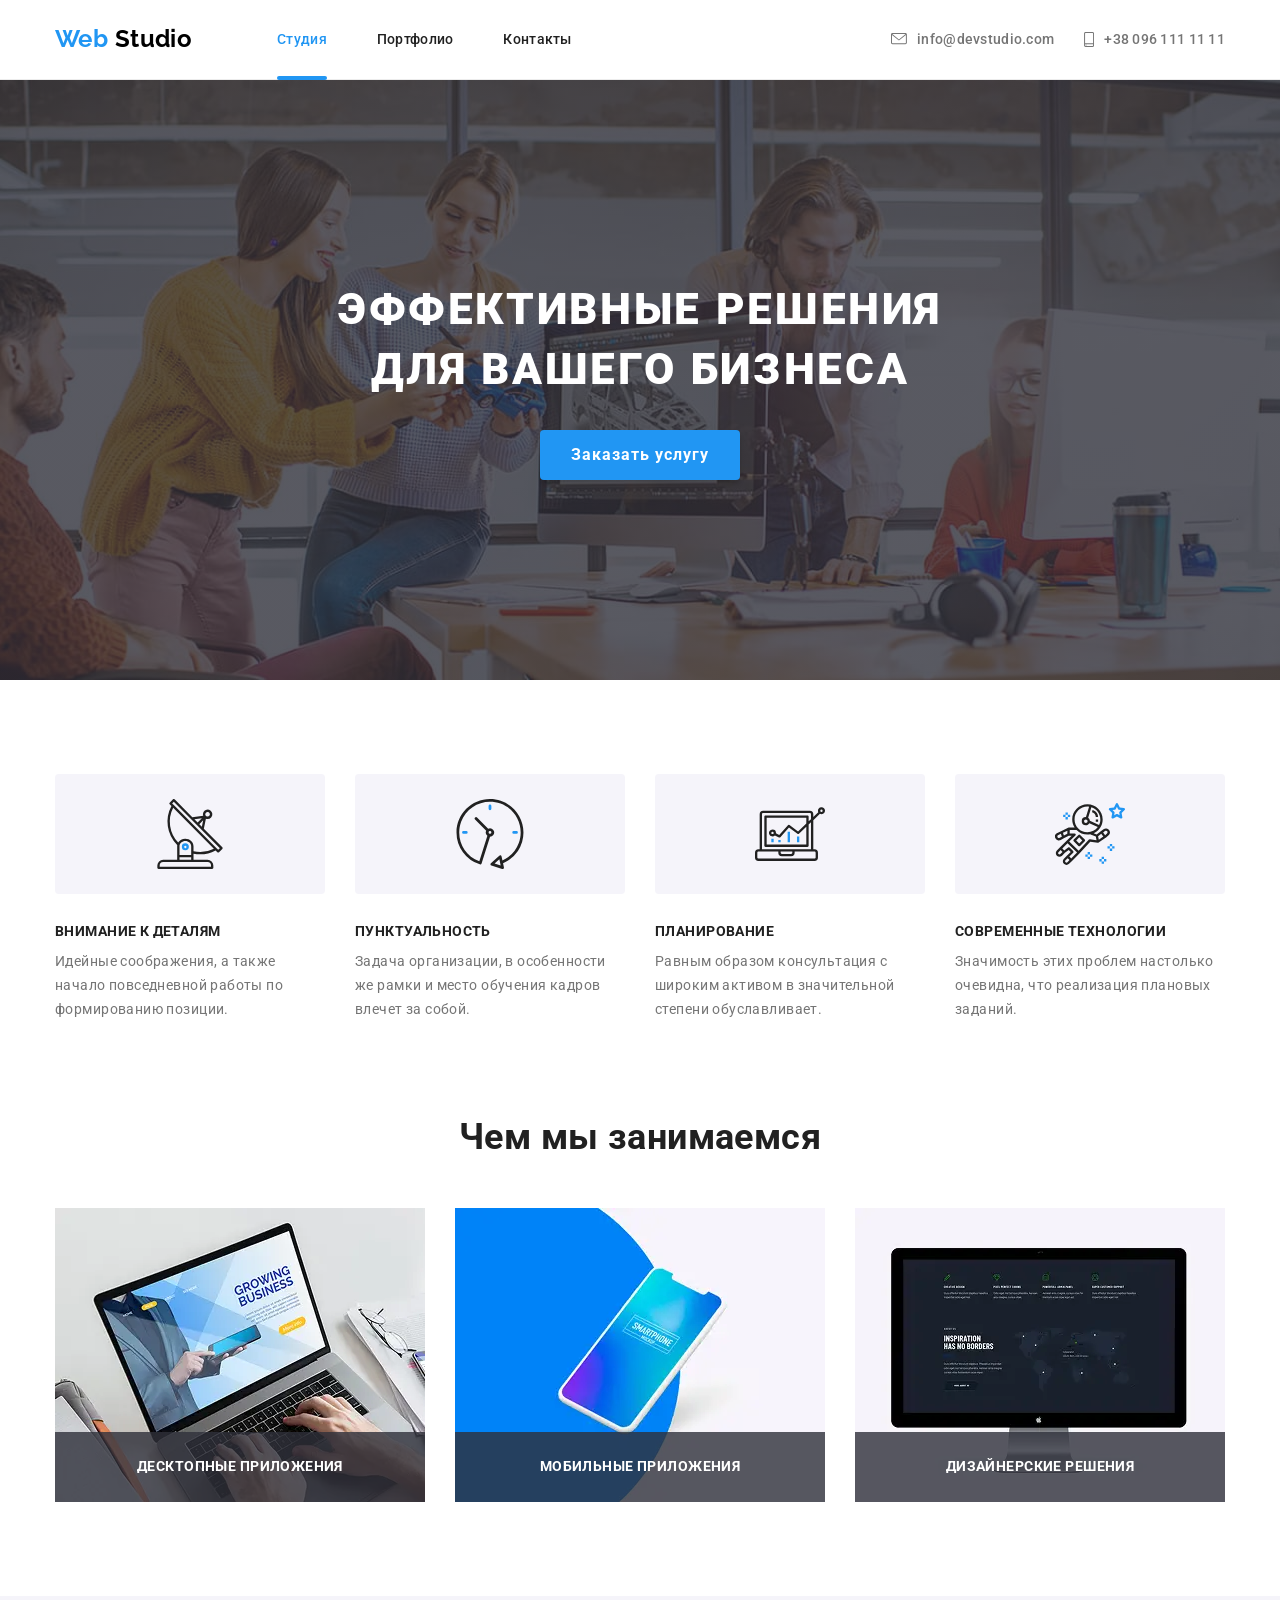
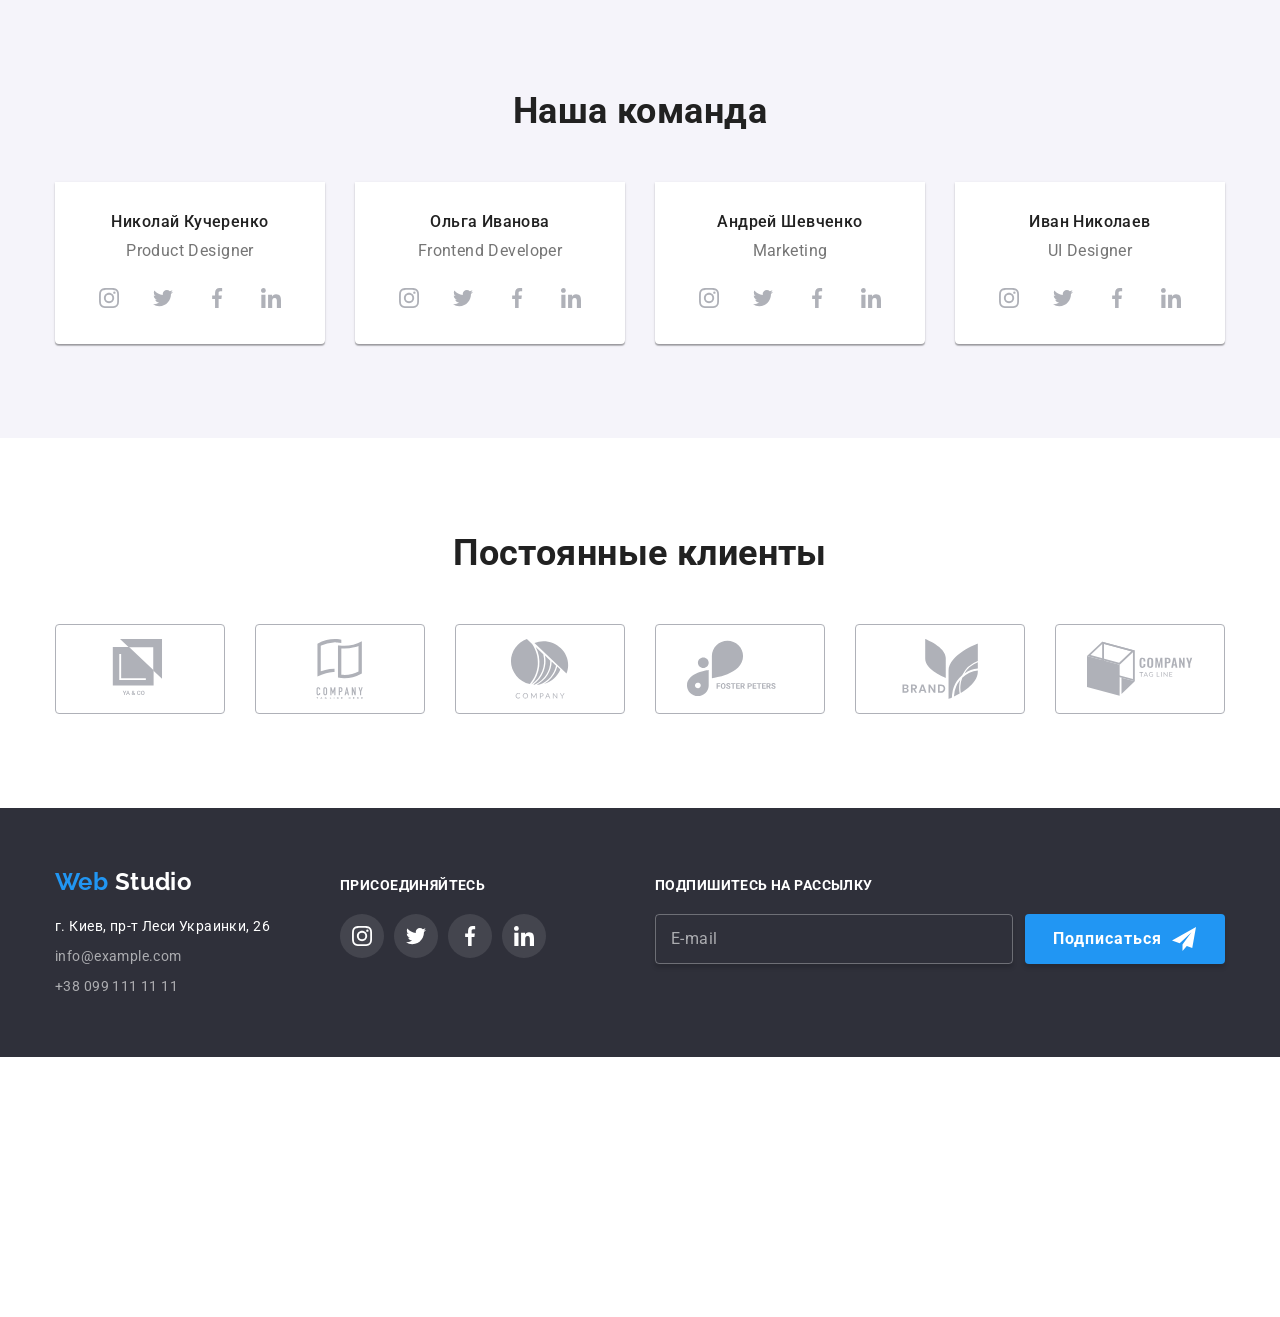
<file: index.html>
<!doctype html>
<html lang="ru">
  <head>
    <meta charset="utf-8" />
    <meta
      name="description"
      content="Разработка современных адаптивных сайтов для бизнеса. Чистый код, удобный интерфейс и эффективные решения для любых устройств."
    />
    <meta name="author" content="Anatoliy Nosenko" />
    <meta name="viewport" content="width=device-width, initial-scale=1.0" />
    <title>Студия</title>
    <link rel="icon" href="./images/favicon.svg" type="image/svg+xml" />
    <link rel="stylesheet" href="./css/main.min.css" />
  </head>
  <body>
    <!-- Page header -->
    <header class="page-header">
      <div class="container page-header__container">
        <a class="logo" href="./" lang="en">
          <span class="logo--accent">Web</span> Studio
        </a>

        <button
          class="menu-toggle"
          type="button"
          aria-label="Toggle mobile menu"
          aria-expanded="false"
          aria-controls="mobile-menu"
          data-menu-button
        >
          <svg width="40" height="40" aria-hidden="true">
            <use
              class="menu-toggle__icon-menu"
              href="./images/icons.svg#menu"
            ></use>
            <use
              class="menu-toggle__icon-close"
              href="./images/icons.svg#close"
            ></use>
          </svg>
        </button>

        <div class="mobile-menu" id="mobile-menu" data-menu>
          <nav>
            <ul class="site-nav">
              <li class="site-nav__item">
                <a
                  class="site-nav__link site-nav__link--active"
                  href="./"
                  aria-current="page"
                >
                  Студия
                </a>
              </li>
              <li class="site-nav__item">
                <a class="site-nav__link" href="./portfolio.html">Портфолио</a>
              </li>
              <li class="site-nav__item">
                <a class="site-nav__link" href="#">Контакты</a>
              </li>
            </ul>
          </nav>

          <div class="contacts">
            <a class="contacts__link" href="mailto:info@devstudio.com">
              <svg
                class="contacts__icon"
                width="16"
                height="12"
                aria-hidden="true"
              >
                <use href="./images/icons.svg#envelope"></use>
              </svg>
              info@devstudio.com
            </a>
            <a class="contacts__link" href="tel:+380961111111">
              <svg
                class="contacts__icon"
                width="10"
                height="15"
                aria-hidden="true"
              >
                <use href="./images/icons.svg#smartphone"></use>
              </svg>
              +38 096 111 11 11
            </a>
          </div>
        </div>
      </div>
    </header>

    <!-- Page main -->
    <main>
      <!-- Hero -->
      <section class="hero">
        <h1 class="hero__title">Эффективные решения для вашего бизнеса</h1>
        <button class="button" type="button" data-modal-open>
          Заказать услугу
        </button>
      </section>

      <!-- Features -->
      <section class="section">
        <div class="container">
          <h2 class="visually-hidden">Особенности</h2>

          <ul class="features-list">
            <li class="features-list__item features-list__item--antenna">
              <h3 class="features-list__title">Внимание к деталям</h3>
              <p>
                Идейные соображения, а также начало повседневной работы по
                формированию позиции.
              </p>
            </li>
            <li class="features-list__item features-list__item--clock">
              <h3 class="features-list__title">Пунктуальность</h3>
              <p>
                Задача организации, в особенности же рамки и место обучения
                кадров влечет за собой.
              </p>
            </li>
            <li class="features-list__item features-list__item--diagram">
              <h3 class="features-list__title">Планирование</h3>
              <p>
                Равным образом консультация с широким активом в значительной
                степени обуславливает.
              </p>
            </li>
            <li class="features-list__item features-list__item--astronaut">
              <h3 class="features-list__title">Современные технологии</h3>
              <p>
                Значимость этих проблем настолько очевидна, что реализация
                плановых заданий.
              </p>
            </li>
          </ul>
        </div>
      </section>

      <!-- Gallery -->
      <section class="section section--no-padding-t section--hidden">
        <div class="container">
          <h2 class="section__title">Чем мы занимаемся</h2>

          <ul class="gallery-list">
            <li class="gallery-list__item">
              <picture>
                <source
                  srcset="
                    ./images/gallery/img-1.webp    1x,
                    ./images/gallery/img-1@2x.webp 2x
                  "
                  type="image/webp"
                />

                <img
                  srcset="
                    ./images/gallery/img-1.jpg    1x,
                    ./images/gallery/img-1@2x.jpg 2x
                  "
                  src="./images/gallery/img-1.jpg"
                  alt="Разработчик пишет код на ноутбуке"
                  width="370"
                  height="294"
                  loading="lazy"
                />
              </picture>
              <p class="gallery-list__label">Десктопные приложения</p>
            </li>
            <li class="gallery-list__item">
              <picture>
                <source
                  srcset="
                    ./images/gallery/img-2.webp    1x,
                    ./images/gallery/img-2@2x.webp 2x
                  "
                  type="image/webp"
                />

                <img
                  srcset="
                    ./images/gallery/img-2.jpg    1x,
                    ./images/gallery/img-2@2x.jpg 2x
                  "
                  src="./images/gallery/img-2.jpg"
                  alt="Смартфон на бело-синем фоне"
                  width="370"
                  height="294"
                  loading="lazy"
                />
              </picture>
              <p class="gallery-list__label">Мобильные приложения</p>
            </li>
            <li class="gallery-list__item">
              <picture>
                <source
                  srcset="
                    ./images/gallery/img-3.webp    1x,
                    ./images/gallery/img-3@2x.webp 2x
                  "
                  type="image/webp"
                />

                <img
                  srcset="
                    ./images/gallery/img-3.jpg    1x,
                    ./images/gallery/img-3@2x.jpg 2x
                  "
                  src="./images/gallery/img-3.jpg"
                  alt="Монитор iMac с открытым сайтом"
                  width="370"
                  height="294"
                  loading="lazy"
                />
              </picture>
              <p class="gallery-list__label">Дизайнерские решения</p>
            </li>
          </ul>
        </div>
      </section>

      <!-- Team -->
      <section class="section section--secondary">
        <div class="container">
          <h2 class="section__title">Наша команда</h2>

          <ul class="team-list">
            <li class="team-list__item">
              <picture>
                <source
                  srcset="
                    ./images/team/photo-1/photo-1-desktop.webp    1x,
                    ./images/team/photo-1/photo-1-desktop@2x.webp 2x
                  "
                  media="(min-width: 1200px)"
                  type="image/webp"
                />
                <source
                  srcset="
                    ./images/team/photo-1/photo-1-desktop.jpg    1x,
                    ./images/team/photo-1/photo-1-desktop@2x.jpg 2x
                  "
                  media="(min-width: 1200px)"
                />

                <source
                  srcset="
                    ./images/team/photo-1/photo-1-tablet.webp    1x,
                    ./images/team/photo-1/photo-1-tablet@2x.webp 2x
                  "
                  media="(min-width: 768px)"
                  type="image/webp"
                />
                <source
                  srcset="
                    ./images/team/photo-1/photo-1-tablet.jpg    1x,
                    ./images/team/photo-1/photo-1-tablet@2x.jpg 2x
                  "
                  media="(min-width: 768px)"
                />

                <source
                  srcset="
                    ./images/team/photo-1/photo-1-mobile.webp    1x,
                    ./images/team/photo-1/photo-1-mobile@2x.webp 2x
                  "
                  media="(max-width: 767px)"
                  type="image/webp"
                />
                <source
                  srcset="
                    ./images/team/photo-1/photo-1-mobile.jpg    1x,
                    ./images/team/photo-1/photo-1-mobile@2x.jpg 2x
                  "
                  media="(max-width: 767px)"
                />

                <img
                  src="./images/team/photo-1/photo-1-mobile.jpg"
                  alt="Николай Кучеренко"
                  loading="lazy"
                />
              </picture>

              <div class="team-list__meta">
                <h3 class="team-list__name">Николай Кучеренко</h3>
                <p class="team-list__occupation" lang="en">Product Designer</p>

                <ul class="social-networks">
                  <li class="social-networks__item">
                    <a
                      class="social-networks__link"
                      href="#"
                      target="_blank"
                      rel="noopener noreferrer"
                      aria-label="Instagram"
                    >
                      <svg class="social-networks__icon" aria-hidden="true">
                        <use href="./images/icons.svg#instagram"></use>
                      </svg>
                    </a>
                  </li>
                  <li class="social-networks__item">
                    <a
                      class="social-networks__link"
                      href="#"
                      target="_blank"
                      rel="noopener noreferrer"
                      aria-label="Twitter"
                    >
                      <svg class="social-networks__icon" aria-hidden="true">
                        <use href="./images/icons.svg#twitter"></use>
                      </svg>
                    </a>
                  </li>
                  <li class="social-networks__item">
                    <a
                      class="social-networks__link"
                      href="#"
                      target="_blank"
                      rel="noopener noreferrer"
                      aria-label="Facebook"
                    >
                      <svg class="social-networks__icon" aria-hidden="true">
                        <use href="./images/icons.svg#facebook"></use>
                      </svg>
                    </a>
                  </li>
                  <li class="social-networks__item">
                    <a
                      class="social-networks__link"
                      href="#"
                      target="_blank"
                      rel="noopener noreferrer"
                      aria-label="LinkedIn"
                    >
                      <svg class="social-networks__icon" aria-hidden="true">
                        <use href="./images/icons.svg#linkedin"></use>
                      </svg>
                    </a>
                  </li>
                </ul>
              </div>
            </li>
            <li class="team-list__item">
              <picture>
                <source
                  srcset="
                    ./images/team/photo-2/photo-2-desktop.webp    1x,
                    ./images/team/photo-2/photo-2-desktop@2x.webp 2x
                  "
                  media="(min-width: 1200px)"
                  type="image/webp"
                />
                <source
                  srcset="
                    ./images/team/photo-2/photo-2-desktop.jpg    1x,
                    ./images/team/photo-2/photo-2-desktop@2x.jpg 2x
                  "
                  media="(min-width: 1200px)"
                />

                <source
                  srcset="
                    ./images/team/photo-2/photo-2-tablet.webp    1x,
                    ./images/team/photo-2/photo-2-tablet@2x.webp 2x
                  "
                  media="(min-width: 768px)"
                  type="image/webp"
                />
                <source
                  srcset="
                    ./images/team/photo-2/photo-2-tablet.jpg    1x,
                    ./images/team/photo-2/photo-2-tablet@2x.jpg 2x
                  "
                  media="(min-width: 768px)"
                />

                <source
                  srcset="
                    ./images/team/photo-2/photo-2-mobile.webp    1x,
                    ./images/team/photo-2/photo-2-mobile@2x.webp 2x
                  "
                  media="(max-width: 767px)"
                  type="image/webp"
                />
                <source
                  srcset="
                    ./images/team/photo-2/photo-2-mobile.jpg    1x,
                    ./images/team/photo-2/photo-2-mobile@2x.jpg 2x
                  "
                  media="(max-width: 767px)"
                />

                <img
                  src="./images/team/photo-2/photo-2-mobile.jpg"
                  alt="Ольга Иванова"
                  loading="lazy"
                />
              </picture>

              <div class="team-list__meta">
                <h3 class="team-list__name">Ольга Иванова</h3>
                <p class="team-list__occupation" lang="en">
                  Frontend Developer
                </p>

                <ul class="social-networks">
                  <li class="social-networks__item">
                    <a
                      class="social-networks__link"
                      href="#"
                      target="_blank"
                      rel="noopener noreferrer"
                      aria-label="Instagram"
                    >
                      <svg class="social-networks__icon" aria-hidden="true">
                        <use href="./images/icons.svg#instagram"></use>
                      </svg>
                    </a>
                  </li>
                  <li class="social-networks__item">
                    <a
                      class="social-networks__link"
                      href="#"
                      target="_blank"
                      rel="noopener noreferrer"
                      aria-label="Twitter"
                    >
                      <svg class="social-networks__icon" aria-hidden="true">
                        <use href="./images/icons.svg#twitter"></use>
                      </svg>
                    </a>
                  </li>
                  <li class="social-networks__item">
                    <a
                      class="social-networks__link"
                      href="#"
                      target="_blank"
                      rel="noopener noreferrer"
                      aria-label="Facebook"
                    >
                      <svg class="social-networks__icon" aria-hidden="true">
                        <use href="./images/icons.svg#facebook"></use>
                      </svg>
                    </a>
                  </li>
                  <li class="social-networks__item">
                    <a
                      class="social-networks__link"
                      href="#"
                      target="_blank"
                      rel="noopener noreferrer"
                      aria-label="LinkedIn"
                    >
                      <svg class="social-networks__icon" aria-hidden="true">
                        <use href="./images/icons.svg#linkedin"></use>
                      </svg>
                    </a>
                  </li>
                </ul>
              </div>
            </li>
            <li class="team-list__item">
              <picture>
                <source
                  srcset="
                    ./images/team/photo-3/photo-3-desktop.webp    1x,
                    ./images/team/photo-3/photo-3-desktop@2x.webp 2x
                  "
                  media="(min-width: 1200px)"
                  type="image/webp"
                />
                <source
                  srcset="
                    ./images/team/photo-3/photo-3-desktop.jpg    1x,
                    ./images/team/photo-3/photo-3-desktop@2x.jpg 2x
                  "
                  media="(min-width: 1200px)"
                />

                <source
                  srcset="
                    ./images/team/photo-3/photo-3-tablet.webp    1x,
                    ./images/team/photo-3/photo-3-tablet@2x.webp 2x
                  "
                  media="(min-width: 768px)"
                  type="image/webp"
                />
                <source
                  srcset="
                    ./images/team/photo-3/photo-3-tablet.jpg    1x,
                    ./images/team/photo-3/photo-3-tablet@2x.jpg 2x
                  "
                  media="(min-width: 768px)"
                />

                <source
                  srcset="
                    ./images/team/photo-3/photo-3-mobile.webp    1x,
                    ./images/team/photo-3/photo-3-mobile@2x.webp 2x
                  "
                  media="(max-width: 767px)"
                  type="image/webp"
                />
                <source
                  srcset="
                    ./images/team/photo-3/photo-3-mobile.jpg    1x,
                    ./images/team/photo-3/photo-3-mobile@2x.jpg 2x
                  "
                  media="(max-width: 767px)"
                />

                <img
                  src="./images/team/photo-3/photo-3-mobile.jpg"
                  alt="Андрей Шевченко"
                  loading="lazy"
                />
              </picture>

              <div class="team-list__meta">
                <h3 class="team-list__name">Андрей Шевченко</h3>
                <p class="team-list__occupation" lang="en">Marketing</p>

                <ul class="social-networks">
                  <li class="social-networks__item">
                    <a
                      class="social-networks__link"
                      href="#"
                      target="_blank"
                      rel="noopener noreferrer"
                      aria-label="Instagram"
                    >
                      <svg class="social-networks__icon" aria-hidden="true">
                        <use href="./images/icons.svg#instagram"></use>
                      </svg>
                    </a>
                  </li>
                  <li class="social-networks__item">
                    <a
                      class="social-networks__link"
                      href="#"
                      target="_blank"
                      rel="noopener noreferrer"
                      aria-label="Twitter"
                    >
                      <svg class="social-networks__icon" aria-hidden="true">
                        <use href="./images/icons.svg#twitter"></use>
                      </svg>
                    </a>
                  </li>
                  <li class="social-networks__item">
                    <a
                      class="social-networks__link"
                      href="#"
                      target="_blank"
                      rel="noopener noreferrer"
                      aria-label="Facebook"
                    >
                      <svg class="social-networks__icon" aria-hidden="true">
                        <use href="./images/icons.svg#facebook"></use>
                      </svg>
                    </a>
                  </li>
                  <li class="social-networks__item">
                    <a
                      class="social-networks__link"
                      href="#"
                      target="_blank"
                      rel="noopener noreferrer"
                      aria-label="LinkedIn"
                    >
                      <svg class="social-networks__icon" aria-hidden="true">
                        <use href="./images/icons.svg#linkedin"></use>
                      </svg>
                    </a>
                  </li>
                </ul>
              </div>
            </li>
            <li class="team-list__item">
              <picture>
                <source
                  srcset="
                    ./images/team/photo-4/photo-4-desktop.webp    1x,
                    ./images/team/photo-4/photo-4-desktop@2x.webp 2x
                  "
                  media="(min-width: 1200px)"
                  type="image/webp"
                />
                <source
                  srcset="
                    ./images/team/photo-4/photo-4-desktop.jpg    1x,
                    ./images/team/photo-4/photo-4-desktop@2x.jpg 2x
                  "
                  media="(min-width: 1200px)"
                />

                <source
                  srcset="
                    ./images/team/photo-4/photo-4-tablet.webp    1x,
                    ./images/team/photo-4/photo-4-tablet@2x.webp 2x
                  "
                  media="(min-width: 768px)"
                  type="image/webp"
                />
                <source
                  srcset="
                    ./images/team/photo-4/photo-4-tablet.jpg    1x,
                    ./images/team/photo-4/photo-4-tablet@2x.jpg 2x
                  "
                  media="(min-width: 768px)"
                />

                <source
                  srcset="
                    ./images/team/photo-4/photo-4-mobile.webp    1x,
                    ./images/team/photo-4/photo-4-mobile@2x.webp 2x
                  "
                  media="(max-width: 767px)"
                  type="image/webp"
                />
                <source
                  srcset="
                    ./images/team/photo-4/photo-4-mobile.jpg    1x,
                    ./images/team/photo-4/photo-4-mobile@2x.jpg 2x
                  "
                  media="(max-width: 767px)"
                />

                <img
                  src="./images/team/photo-4/photo-4-mobile.jpg"
                  alt="Иван Николаев"
                  loading="lazy"
                />
              </picture>

              <div class="team-list__meta">
                <h3 class="team-list__name">Иван Николаев</h3>
                <p class="team-list__occupation" lang="en">
                  <abbr title="User Interface">UI</abbr> Designer
                </p>

                <ul class="social-networks">
                  <li class="social-networks__item">
                    <a
                      class="social-networks__link"
                      href="#"
                      target="_blank"
                      rel="noopener noreferrer"
                      aria-label="Instagram"
                    >
                      <svg class="social-networks__icon" aria-hidden="true">
                        <use href="./images/icons.svg#instagram"></use>
                      </svg>
                    </a>
                  </li>
                  <li class="social-networks__item">
                    <a
                      class="social-networks__link"
                      href="#"
                      target="_blank"
                      rel="noopener noreferrer"
                      aria-label="Twitter"
                    >
                      <svg class="social-networks__icon" aria-hidden="true">
                        <use href="./images/icons.svg#twitter"></use>
                      </svg>
                    </a>
                  </li>
                  <li class="social-networks__item">
                    <a
                      class="social-networks__link"
                      href="#"
                      target="_blank"
                      rel="noopener noreferrer"
                      aria-label="Facebook"
                    >
                      <svg class="social-networks__icon" aria-hidden="true">
                        <use href="./images/icons.svg#facebook"></use>
                      </svg>
                    </a>
                  </li>
                  <li class="social-networks__item">
                    <a
                      class="social-networks__link"
                      href="#"
                      target="_blank"
                      rel="noopener noreferrer"
                      aria-label="LinkedIn"
                    >
                      <svg class="social-networks__icon" aria-hidden="true">
                        <use href="./images/icons.svg#linkedin"></use>
                      </svg>
                    </a>
                  </li>
                </ul>
              </div>
            </li>
          </ul>
        </div>
      </section>

      <!-- Clients -->
      <section class="section">
        <div class="container">
          <h2 class="section__title">Постоянные клиенты</h2>

          <ul class="clients-list">
            <li class="clients-list__item">
              <a
                class="clients-list__link"
                href="#"
                target="_blank"
                rel="noopener noreferrer"
                aria-label="Первый клиент"
              >
                <svg class="clients-list__icon" aria-hidden="true">
                  <use href="./images/icons.svg#logo-1"></use>
                </svg>
              </a>
            </li>
            <li class="clients-list__item">
              <a
                class="clients-list__link"
                href="#"
                target="_blank"
                rel="noopener noreferrer"
                aria-label="Второй клиент"
              >
                <svg class="clients-list__icon" aria-hidden="true">
                  <use href="./images/icons.svg#logo-2"></use>
                </svg>
              </a>
            </li>
            <li class="clients-list__item">
              <a
                class="clients-list__link"
                href="#"
                target="_blank"
                rel="noopener noreferrer"
                aria-label="Третий клиент"
              >
                <svg class="clients-list__icon" aria-hidden="true">
                  <use href="./images/icons.svg#logo-3"></use>
                </svg>
              </a>
            </li>
            <li class="clients-list__item">
              <a
                class="clients-list__link"
                href="#"
                target="_blank"
                rel="noopener noreferrer"
                aria-label="Четвертый клиент"
              >
                <svg class="clients-list__icon" aria-hidden="true">
                  <use href="./images/icons.svg#logo-4"></use>
                </svg>
              </a>
            </li>
            <li class="clients-list__item">
              <a
                class="clients-list__link"
                href="#"
                target="_blank"
                rel="noopener noreferrer"
                aria-label="Пятый клиент"
              >
                <svg class="clients-list__icon" aria-hidden="true">
                  <use href="./images/icons.svg#logo-5"></use>
                </svg>
              </a>
            </li>
            <li class="clients-list__item">
              <a
                class="clients-list__link"
                href="#"
                target="_blank"
                rel="noopener noreferrer"
                aria-label="Шестой клиент"
              >
                <svg class="clients-list__icon" aria-hidden="true">
                  <use href="./images/icons.svg#logo-6"></use>
                </svg>
              </a>
            </li>
          </ul>
        </div>
      </section>
    </main>

    <!-- Page footer -->
    <footer class="page-footer">
      <div class="container page-footer__container">
        <div class="page-footer__contacts">
          <a class="logo page-footer__logo" href="./" lang="en">
            <span class="logo--accent">Web</span> Studio
          </a>

          <address class="page-footer__address">
            <a
              class="page-footer__link page-footer__link--map"
              href="https://maps.app.goo.gl/Gkqo7Z41vK2xTPrL8"
              target="_blank"
              rel="noopener noreferrer"
            >
              г. Киев, пр-т Леси Украинки, 26
            </a>
            <a class="page-footer__link" href="mailto:info@example.com">
              info@example.com
            </a>
            <a class="page-footer__link" href="tel:+380991111111">
              +38 099 111 11 11
            </a>
          </address>
        </div>

        <div class="page-footer__socials">
          <b class="page-footer__text">Присоединяйтесь</b>

          <ul class="social-networks">
            <li class="social-networks__item">
              <a
                class="social-networks__link social-networks__link--theme-dark"
                href="#"
                target="_blank"
                rel="noopener noreferrer"
                aria-label="Instagram"
              >
                <svg class="social-networks__icon" aria-hidden="true">
                  <use href="./images/icons.svg#instagram"></use>
                </svg>
              </a>
            </li>
            <li class="social-networks__item">
              <a
                class="social-networks__link social-networks__link--theme-dark"
                href="#"
                target="_blank"
                rel="noopener noreferrer"
                aria-label="Twitter"
              >
                <svg class="social-networks__icon" aria-hidden="true">
                  <use href="./images/icons.svg#twitter"></use>
                </svg>
              </a>
            </li>
            <li class="social-networks__item">
              <a
                class="social-networks__link social-networks__link--theme-dark"
                href="#"
                target="_blank"
                rel="noopener noreferrer"
                aria-label="Facebook"
              >
                <svg class="social-networks__icon" aria-hidden="true">
                  <use href="./images/icons.svg#facebook"></use>
                </svg>
              </a>
            </li>
            <li class="social-networks__item">
              <a
                class="social-networks__link social-networks__link--theme-dark"
                href="#"
                target="_blank"
                rel="noopener noreferrer"
                aria-label="LinkedIn"
              >
                <svg class="social-networks__icon" aria-hidden="true">
                  <use href="./images/icons.svg#linkedin"></use>
                </svg>
              </a>
            </li>
          </ul>
        </div>

        <div class="page-footer__form">
          <b class="page-footer__text">Подпишитесь на рассылку</b>

          <form class="subscribe-form">
            <label class="visually-hidden" for="email">E-mail</label>
            <input
              class="subscribe-form__input"
              type="email"
              name="email"
              id="email"
              placeholder="E-mail"
              autocomplete="email"
              required
            />

            <button class="button button--icon" type="submit">
              Подписаться
              <svg
                class="button__icon"
                width="24"
                height="24"
                aria-hidden="true"
              >
                <use href="./images/icons.svg#send"></use>
              </svg>
            </button>
          </form>
        </div>
      </div>
    </footer>

    <!-- Modal -->
    <div class="backdrop backdrop--hidden" data-modal>
      <div class="modal">
        <button
          class="modal__cross-btn"
          type="button"
          aria-label="Закрыть модальное окно"
          data-modal-close
        >
          <svg
            class="modal__cross-icon"
            width="18"
            height="18"
            aria-hidden="true"
          >
            <use href="./images/icons.svg#cross"></use>
          </svg>
        </button>

        <form class="application-form">
          <b class="application-form__text">
            Оставьте свои данные, мы вам перезвоним
          </b>

          <div class="application-form__field">
            <input
              class="application-form__input"
              type="text"
              name="name"
              id="name"
              placeholder=" "
              autocomplete="name"
            />
            <label class="application-form__label" for="name">Имя</label>
            <svg class="application-form__icon" aria-hidden="true">
              <use href="./images/icons.svg#person"></use>
            </svg>
          </div>
          <div class="application-form__field">
            <input
              class="application-form__input"
              type="tel"
              name="tel"
              id="tel"
              placeholder=" "
              autocomplete="tel"
            />
            <label class="application-form__label" for="tel">Телефон</label>
            <svg class="application-form__icon" aria-hidden="true">
              <use href="./images/icons.svg#phone"></use>
            </svg>
          </div>
          <div class="application-form__field">
            <input
              class="application-form__input"
              type="email"
              name="mail"
              id="mail"
              placeholder=" "
              autocomplete="email"
            />
            <label class="application-form__label" for="mail">Почта</label>
            <svg class="application-form__icon" aria-hidden="true">
              <use href="./images/icons.svg#email"></use>
            </svg>
          </div>
          <div class="application-form__field">
            <label class="visually-hidden" for="comment">Комментарий</label>
            <textarea
              class="application-form__comment"
              name="comment"
              id="comment"
              placeholder="Комментарий"
            ></textarea>
          </div>

          <label class="application-form__policy">
            <input
              class="application-form__policy-input"
              type="checkbox"
              name="policy"
              required
            />
            <span class="application-form__policy-icon"></span>
            <span class="application-form__policy-text">
              Соглашаюсь с рассылкой и принимаю
              <a class="application-form__policy-link" href="#">
                Условия договора
              </a>
            </span>
          </label>

          <button class="button" type="submit">Отправить</button>
        </form>
      </div>
    </div>

    <script src="./js/mobile-menu.js"></script>
    <script src="./js/modal.js"></script>
  </body>
</html>
</file>
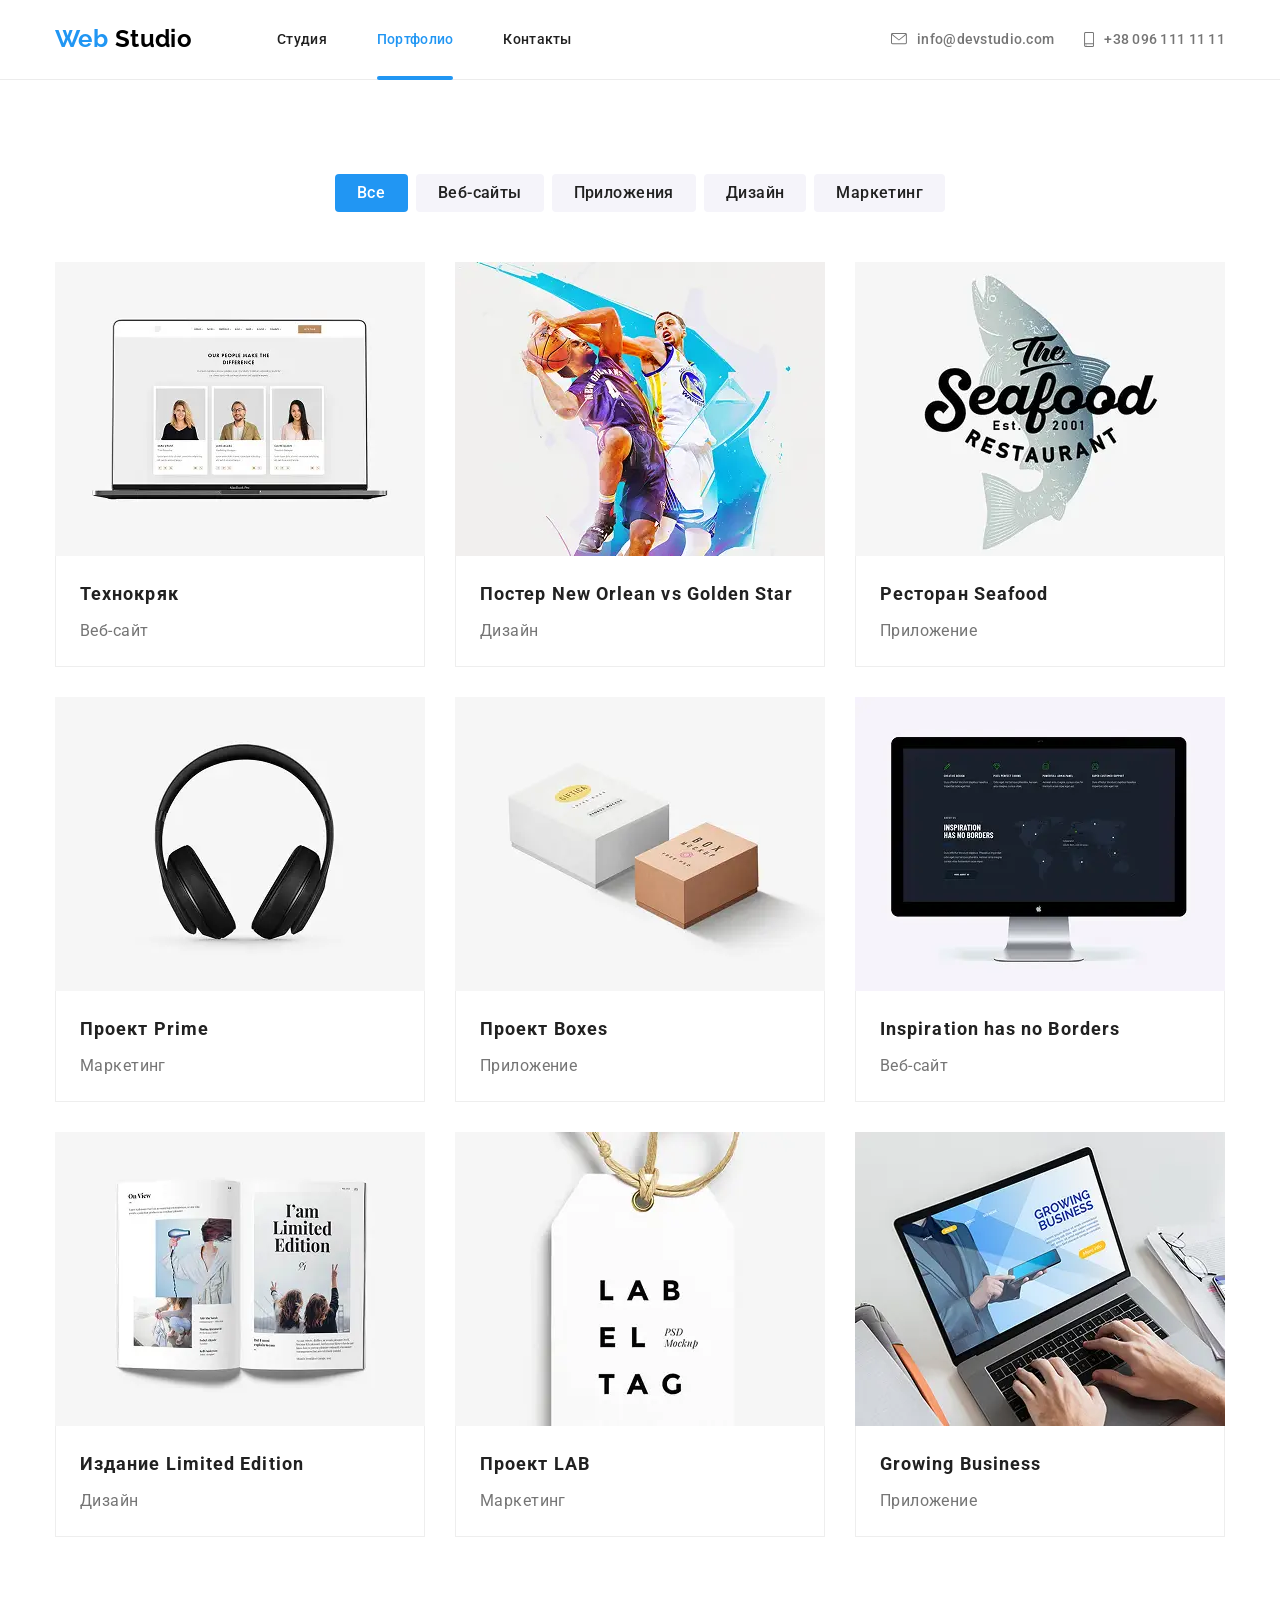
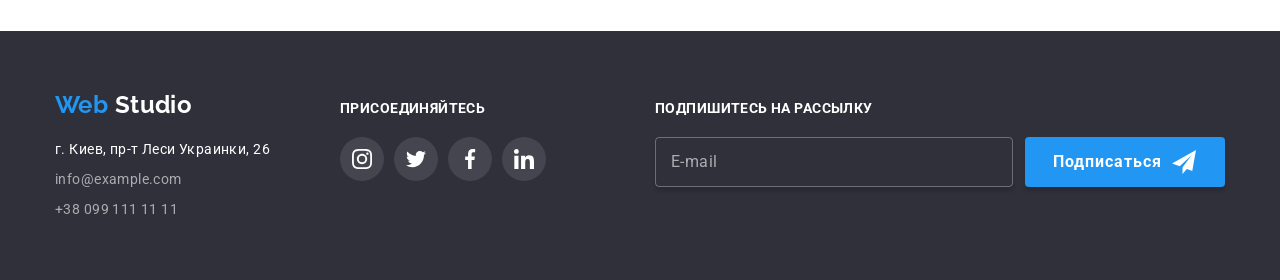
<file: portfolio.html>
<!doctype html>
<html lang="ru">
  <head>
    <meta charset="utf-8" />
    <meta
      name="description"
      content="Портфолио нашей веб-студии: примеры разработанных сайтов, мобильных приложений, кейсы по дизайну и интернет-маркетингу."
    />
    <meta name="author" content="Anatoliy Nosenko" />
    <meta name="viewport" content="width=device-width, initial-scale=1.0" />
    <title>Портфолио</title>
    <link rel="icon" href="./images/favicon.svg" type="image/svg+xml" />
    <link rel="stylesheet" href="./css/main.min.css" />
  </head>
  <body>
    <!-- Page header -->
    <header class="page-header">
      <div class="container page-header__container">
        <a class="logo" href="./" lang="en">
          <span class="logo--accent">Web</span> Studio
        </a>

        <button
          class="menu-toggle"
          type="button"
          aria-label="Toggle mobile menu"
          aria-expanded="false"
          aria-controls="mobile-menu"
          data-menu-button
        >
          <svg width="40" height="40" aria-hidden="true">
            <use
              class="menu-toggle__icon-menu"
              href="./images/icons.svg#menu"
            ></use>
            <use
              class="menu-toggle__icon-close"
              href="./images/icons.svg#close"
            ></use>
          </svg>
        </button>

        <div class="mobile-menu" id="mobile-menu" data-menu>
          <nav>
            <ul class="site-nav">
              <li class="site-nav__item">
                <a class="site-nav__link" href="./index.html">Студия</a>
              </li>
              <li class="site-nav__item">
                <a
                  class="site-nav__link site-nav__link--active"
                  href="./"
                  aria-current="page"
                >
                  Портфолио
                </a>
              </li>
              <li class="site-nav__item">
                <a class="site-nav__link" href="#">Контакты</a>
              </li>
            </ul>
          </nav>

          <div class="contacts">
            <a class="contacts__link" href="mailto:info@devstudio.com">
              <svg
                class="contacts__icon"
                width="16"
                height="12"
                aria-hidden="true"
              >
                <use href="./images/icons.svg#envelope"></use>
              </svg>
              info@devstudio.com
            </a>
            <a class="contacts__link" href="tel:+380961111111">
              <svg
                class="contacts__icon"
                width="10"
                height="15"
                aria-hidden="true"
              >
                <use href="./images/icons.svg#smartphone"></use>
              </svg>
              +38 096 111 11 11
            </a>
          </div>
        </div>
      </div>
    </header>

    <!-- Page main -->
    <main>
      <!-- Works -->
      <section class="section">
        <div class="container">
          <h1 class="visually-hidden">Наши работы</h1>

          <div class="filter" role="group" aria-labelledby="filter-title">
            <b class="visually-hidden" id="filter-title">Выберите проекты:</b>

            <ul class="filter__list">
              <li class="filter__item">
                <label class="filter__label">
                  <input
                    class="filter__input"
                    type="radio"
                    name="filter"
                    value="all"
                    checked
                  />
                  <span class="filter__button">Все</span>
                </label>
              </li>
              <li class="filter__item">
                <label class="filter__label">
                  <input
                    class="filter__input"
                    type="radio"
                    name="filter"
                    value="websites"
                  />
                  <span class="filter__button">Веб-сайты</span>
                </label>
              </li>
              <li class="filter__item">
                <label class="filter__label">
                  <input
                    class="filter__input"
                    type="radio"
                    name="filter"
                    value="apps"
                  />
                  <span class="filter__button">Приложения</span>
                </label>
              </li>
              <li class="filter__item">
                <label class="filter__label">
                  <input
                    class="filter__input"
                    type="radio"
                    name="filter"
                    value="design"
                  />
                  <span class="filter__button">Дизайн</span>
                </label>
              </li>
              <li class="filter__item">
                <label class="filter__label">
                  <input
                    class="filter__input"
                    type="radio"
                    name="filter"
                    value="marketing"
                  />
                  <span class="filter__button">Маркетинг</span>
                </label>
              </li>
            </ul>
          </div>

          <ul class="works-list">
            <li class="works-list__item">
              <article class="project-card">
                <div class="project-card__thumb">
                  <picture>
                    <source
                      srcset="
                        ./images/works/pic-1/pic-1-desktop.webp    1x,
                        ./images/works/pic-1/pic-1-desktop@2x.webp 2x
                      "
                      media="(min-width: 1200px)"
                      type="image/webp"
                    />
                    <source
                      srcset="
                        ./images/works/pic-1/pic-1-desktop.jpg    1x,
                        ./images/works/pic-1/pic-1-desktop@2x.jpg 2x
                      "
                      media="(min-width: 1200px)"
                    />

                    <source
                      srcset="
                        ./images/works/pic-1/pic-1-tablet.webp    1x,
                        ./images/works/pic-1/pic-1-tablet@2x.webp 2x
                      "
                      media="(min-width: 768px)"
                      type="image/webp"
                    />
                    <source
                      srcset="
                        ./images/works/pic-1/pic-1-tablet.jpg    1x,
                        ./images/works/pic-1/pic-1-tablet@2x.jpg 2x
                      "
                      media="(min-width: 768px)"
                    />

                    <source
                      srcset="
                        ./images/works/pic-1/pic-1-mobile.webp    1x,
                        ./images/works/pic-1/pic-1-mobile@2x.webp 2x
                      "
                      media="(max-width: 767px)"
                      type="image/webp"
                    />
                    <source
                      srcset="
                        ./images/works/pic-1/pic-1-mobile.jpg    1x,
                        ./images/works/pic-1/pic-1-mobile@2x.jpg 2x
                      "
                      media="(max-width: 767px)"
                    />

                    <img
                      src="./images/works/pic-1/pic-1-mobile.jpg"
                      alt="Сайт на экране ноутбука"
                      loading="lazy"
                    />
                  </picture>
                  <p class="project-card__descr">
                    Технокряк это современная площадка распространения
                    коронавируса. Компании используют эту платформу для
                    цифрового шпионажа и атак на защищенные сервера конкурентов.
                  </p>
                </div>

                <div class="project-card__content">
                  <h2 class="project-card__title">
                    <a class="project-card__link" href="#">Технокряк</a>
                  </h2>
                  <p class="project-card__tag">Веб-сайт</p>
                </div>
              </article>
            </li>
            <li class="works-list__item">
              <article class="project-card">
                <div class="project-card__thumb">
                  <picture>
                    <source
                      srcset="
                        ./images/works/pic-2/pic-2-desktop.webp    1x,
                        ./images/works/pic-2/pic-2-desktop@2x.webp 2x
                      "
                      media="(min-width: 1200px)"
                      type="image/webp"
                    />
                    <source
                      srcset="
                        ./images/works/pic-2/pic-2-desktop.jpg    1x,
                        ./images/works/pic-2/pic-2-desktop@2x.jpg 2x
                      "
                      media="(min-width: 1200px)"
                    />

                    <source
                      srcset="
                        ./images/works/pic-2/pic-2-tablet.webp    1x,
                        ./images/works/pic-2/pic-2-tablet@2x.webp 2x
                      "
                      media="(min-width: 768px)"
                      type="image/webp"
                    />
                    <source
                      srcset="
                        ./images/works/pic-2/pic-2-tablet.jpg    1x,
                        ./images/works/pic-2/pic-2-tablet@2x.jpg 2x
                      "
                      media="(min-width: 768px)"
                    />

                    <source
                      srcset="
                        ./images/works/pic-2/pic-2-mobile.webp    1x,
                        ./images/works/pic-2/pic-2-mobile@2x.webp 2x
                      "
                      media="(max-width: 767px)"
                      type="image/webp"
                    />
                    <source
                      srcset="
                        ./images/works/pic-2/pic-2-mobile.jpg    1x,
                        ./images/works/pic-2/pic-2-mobile@2x.jpg 2x
                      "
                      media="(max-width: 767px)"
                    />

                    <img
                      src="./images/works/pic-2/pic-2-mobile.jpg"
                      alt="Два баскетболиста с мячом"
                      loading="lazy"
                    />
                  </picture>
                  <p class="project-card__descr">
                    Технокряк это современная площадка распространения
                    коронавируса. Компании используют эту платформу для
                    цифрового шпионажа и атак на защищенные сервера конкурентов.
                  </p>
                </div>

                <div class="project-card__content">
                  <h2 class="project-card__title">
                    <a class="project-card__link" href="#">
                      Постер
                      <span lang="en">
                        New Orlean <abbr title="versus">vs</abbr> Golden Star
                      </span>
                    </a>
                  </h2>
                  <p class="project-card__tag">Дизайн</p>
                </div>
              </article>
            </li>
            <li class="works-list__item">
              <article class="project-card">
                <div class="project-card__thumb">
                  <picture>
                    <source
                      srcset="
                        ./images/works/pic-3/pic-3-desktop.webp    1x,
                        ./images/works/pic-3/pic-3-desktop@2x.webp 2x
                      "
                      media="(min-width: 1200px)"
                      type="image/webp"
                    />
                    <source
                      srcset="
                        ./images/works/pic-3/pic-3-desktop.jpg    1x,
                        ./images/works/pic-3/pic-3-desktop@2x.jpg 2x
                      "
                      media="(min-width: 1200px)"
                    />

                    <source
                      srcset="
                        ./images/works/pic-3/pic-3-tablet.webp    1x,
                        ./images/works/pic-3/pic-3-tablet@2x.webp 2x
                      "
                      media="(min-width: 768px)"
                      type="image/webp"
                    />
                    <source
                      srcset="
                        ./images/works/pic-3/pic-3-tablet.jpg    1x,
                        ./images/works/pic-3/pic-3-tablet@2x.jpg 2x
                      "
                      media="(min-width: 768px)"
                    />

                    <source
                      srcset="
                        ./images/works/pic-3/pic-3-mobile.webp    1x,
                        ./images/works/pic-3/pic-3-mobile@2x.webp 2x
                      "
                      media="(max-width: 767px)"
                      type="image/webp"
                    />
                    <source
                      srcset="
                        ./images/works/pic-3/pic-3-mobile.jpg    1x,
                        ./images/works/pic-3/pic-3-mobile@2x.jpg 2x
                      "
                      media="(max-width: 767px)"
                    />

                    <img
                      src="./images/works/pic-3/pic-3-mobile.jpg"
                      alt="Логотип ресторана"
                      loading="lazy"
                    />
                  </picture>
                  <p class="project-card__descr">
                    Технокряк это современная площадка распространения
                    коронавируса. Компании используют эту платформу для
                    цифрового шпионажа и атак на защищенные сервера конкурентов.
                  </p>
                </div>

                <div class="project-card__content">
                  <h2 class="project-card__title">
                    <a class="project-card__link" href="#">
                      Ресторан <span lang="en">Seafood</span>
                    </a>
                  </h2>
                  <p class="project-card__tag">Приложение</p>
                </div>
              </article>
            </li>
            <li class="works-list__item">
              <article class="project-card">
                <div class="project-card__thumb">
                  <picture>
                    <source
                      srcset="
                        ./images/works/pic-4/pic-4-desktop.webp    1x,
                        ./images/works/pic-4/pic-4-desktop@2x.webp 2x
                      "
                      media="(min-width: 1200px)"
                      type="image/webp"
                    />
                    <source
                      srcset="
                        ./images/works/pic-4/pic-4-desktop.jpg    1x,
                        ./images/works/pic-4/pic-4-desktop@2x.jpg 2x
                      "
                      media="(min-width: 1200px)"
                    />

                    <source
                      srcset="
                        ./images/works/pic-4/pic-4-tablet.webp    1x,
                        ./images/works/pic-4/pic-4-tablet@2x.webp 2x
                      "
                      media="(min-width: 768px)"
                      type="image/webp"
                    />
                    <source
                      srcset="
                        ./images/works/pic-4/pic-4-tablet.jpg    1x,
                        ./images/works/pic-4/pic-4-tablet@2x.jpg 2x
                      "
                      media="(min-width: 768px)"
                    />

                    <source
                      srcset="
                        ./images/works/pic-4/pic-4-mobile.webp    1x,
                        ./images/works/pic-4/pic-4-mobile@2x.webp 2x
                      "
                      media="(max-width: 767px)"
                      type="image/webp"
                    />
                    <source
                      srcset="
                        ./images/works/pic-4/pic-4-mobile.jpg    1x,
                        ./images/works/pic-4/pic-4-mobile@2x.jpg 2x
                      "
                      media="(max-width: 767px)"
                    />

                    <img
                      src="./images/works/pic-4/pic-4-mobile.jpg"
                      alt="Беспроводные наушники"
                      loading="lazy"
                    />
                  </picture>
                  <p class="project-card__descr">
                    Технокряк это современная площадка распространения
                    коронавируса. Компании используют эту платформу для
                    цифрового шпионажа и атак на защищенные сервера конкурентов.
                  </p>
                </div>

                <div class="project-card__content">
                  <h2 class="project-card__title">
                    <a class="project-card__link" href="#">
                      Проект <span lang="en">Prime</span>
                    </a>
                  </h2>
                  <p class="project-card__tag">Маркетинг</p>
                </div>
              </article>
            </li>
            <li class="works-list__item">
              <article class="project-card">
                <div class="project-card__thumb">
                  <picture>
                    <source
                      srcset="
                        ./images/works/pic-5/pic-5-desktop.webp    1x,
                        ./images/works/pic-5/pic-5-desktop@2x.webp 2x
                      "
                      media="(min-width: 1200px)"
                      type="image/webp"
                    />
                    <source
                      srcset="
                        ./images/works/pic-5/pic-5-desktop.jpg    1x,
                        ./images/works/pic-5/pic-5-desktop@2x.jpg 2x
                      "
                      media="(min-width: 1200px)"
                    />

                    <source
                      srcset="
                        ./images/works/pic-5/pic-5-tablet.webp    1x,
                        ./images/works/pic-5/pic-5-tablet@2x.webp 2x
                      "
                      media="(min-width: 768px)"
                      type="image/webp"
                    />
                    <source
                      srcset="
                        ./images/works/pic-5/pic-5-tablet.jpg    1x,
                        ./images/works/pic-5/pic-5-tablet@2x.jpg 2x
                      "
                      media="(min-width: 768px)"
                    />

                    <source
                      srcset="
                        ./images/works/pic-5/pic-5-mobile.webp    1x,
                        ./images/works/pic-5/pic-5-mobile@2x.webp 2x
                      "
                      media="(max-width: 767px)"
                      type="image/webp"
                    />
                    <source
                      srcset="
                        ./images/works/pic-5/pic-5-mobile.jpg    1x,
                        ./images/works/pic-5/pic-5-mobile@2x.jpg 2x
                      "
                      media="(max-width: 767px)"
                    />

                    <img
                      src="./images/works/pic-5/pic-5-mobile.jpg"
                      alt="Две коробки на белом фоне"
                      loading="lazy"
                    />
                  </picture>
                  <p class="project-card__descr">
                    Технокряк это современная площадка распространения
                    коронавируса. Компании используют эту платформу для
                    цифрового шпионажа и атак на защищенные сервера конкурентов.
                  </p>
                </div>

                <div class="project-card__content">
                  <h2 class="project-card__title">
                    <a class="project-card__link" href="#">
                      Проект <span lang="en">Boxes</span>
                    </a>
                  </h2>
                  <p class="project-card__tag">Приложение</p>
                </div>
              </article>
            </li>
            <li class="works-list__item">
              <article class="project-card">
                <div class="project-card__thumb">
                  <picture>
                    <source
                      srcset="
                        ./images/works/pic-6/pic-6-desktop.webp    1x,
                        ./images/works/pic-6/pic-6-desktop@2x.webp 2x
                      "
                      media="(min-width: 1200px)"
                      type="image/webp"
                    />
                    <source
                      srcset="
                        ./images/works/pic-6/pic-6-desktop.jpg    1x,
                        ./images/works/pic-6/pic-6-desktop@2x.jpg 2x
                      "
                      media="(min-width: 1200px)"
                    />

                    <source
                      srcset="
                        ./images/works/pic-6/pic-6-tablet.webp    1x,
                        ./images/works/pic-6/pic-6-tablet@2x.webp 2x
                      "
                      media="(min-width: 768px)"
                      type="image/webp"
                    />
                    <source
                      srcset="
                        ./images/works/pic-6/pic-6-tablet.jpg    1x,
                        ./images/works/pic-6/pic-6-tablet@2x.jpg 2x
                      "
                      media="(min-width: 768px)"
                    />

                    <source
                      srcset="
                        ./images/works/pic-6/pic-6-mobile.webp    1x,
                        ./images/works/pic-6/pic-6-mobile@2x.webp 2x
                      "
                      media="(max-width: 767px)"
                      type="image/webp"
                    />
                    <source
                      srcset="
                        ./images/works/pic-6/pic-6-mobile.jpg    1x,
                        ./images/works/pic-6/pic-6-mobile@2x.jpg 2x
                      "
                      media="(max-width: 767px)"
                    />

                    <img
                      src="./images/works/pic-6/pic-6-mobile.jpg"
                      alt="Сайт на экране монитора"
                      loading="lazy"
                    />
                  </picture>
                  <p class="project-card__descr">
                    Технокряк это современная площадка распространения
                    коронавируса. Компании используют эту платформу для
                    цифрового шпионажа и атак на защищенные сервера конкурентов.
                  </p>
                </div>

                <div class="project-card__content">
                  <h2 class="project-card__title">
                    <a class="project-card__link" href="#" lang="en">
                      Inspiration has no Borders
                    </a>
                  </h2>
                  <p class="project-card__tag">Веб-сайт</p>
                </div>
              </article>
            </li>
            <li class="works-list__item">
              <article class="project-card">
                <div class="project-card__thumb">
                  <picture>
                    <source
                      srcset="
                        ./images/works/pic-7/pic-7-desktop.webp    1x,
                        ./images/works/pic-7/pic-7-desktop@2x.webp 2x
                      "
                      media="(min-width: 1200px)"
                      type="image/webp"
                    />
                    <source
                      srcset="
                        ./images/works/pic-7/pic-7-desktop.jpg    1x,
                        ./images/works/pic-7/pic-7-desktop@2x.jpg 2x
                      "
                      media="(min-width: 1200px)"
                    />

                    <source
                      srcset="
                        ./images/works/pic-7/pic-7-tablet.webp    1x,
                        ./images/works/pic-7/pic-7-tablet@2x.webp 2x
                      "
                      media="(min-width: 768px)"
                      type="image/webp"
                    />
                    <source
                      srcset="
                        ./images/works/pic-7/pic-7-tablet.jpg    1x,
                        ./images/works/pic-7/pic-7-tablet@2x.jpg 2x
                      "
                      media="(min-width: 768px)"
                    />

                    <source
                      srcset="
                        ./images/works/pic-7/pic-7-mobile.webp    1x,
                        ./images/works/pic-7/pic-7-mobile@2x.webp 2x
                      "
                      media="(max-width: 767px)"
                      type="image/webp"
                    />
                    <source
                      srcset="
                        ./images/works/pic-7/pic-7-mobile.jpg    1x,
                        ./images/works/pic-7/pic-7-mobile@2x.jpg 2x
                      "
                      media="(max-width: 767px)"
                    />

                    <img
                      src="./images/works/pic-7/pic-7-mobile.jpg"
                      alt="Открытый глянцевый журнал"
                      loading="lazy"
                    />
                  </picture>
                  <p class="project-card__descr">
                    Технокряк это современная площадка распространения
                    коронавируса. Компании используют эту платформу для
                    цифрового шпионажа и атак на защищенные сервера конкурентов.
                  </p>
                </div>

                <div class="project-card__content">
                  <h2 class="project-card__title">
                    <a class="project-card__link" href="#">
                      Издание <span lang="en">Limited Edition</span>
                    </a>
                  </h2>
                  <p class="project-card__tag">Дизайн</p>
                </div>
              </article>
            </li>
            <li class="works-list__item">
              <article class="project-card">
                <div class="project-card__thumb">
                  <picture>
                    <source
                      srcset="
                        ./images/works/pic-8/pic-8-desktop.webp    1x,
                        ./images/works/pic-8/pic-8-desktop@2x.webp 2x
                      "
                      media="(min-width: 1200px)"
                      type="image/webp"
                    />
                    <source
                      srcset="
                        ./images/works/pic-8/pic-8-desktop.jpg    1x,
                        ./images/works/pic-8/pic-8-desktop@2x.jpg 2x
                      "
                      media="(min-width: 1200px)"
                    />

                    <source
                      srcset="
                        ./images/works/pic-8/pic-8-tablet.webp    1x,
                        ./images/works/pic-8/pic-8-tablet@2x.webp 2x
                      "
                      media="(min-width: 768px)"
                      type="image/webp"
                    />
                    <source
                      srcset="
                        ./images/works/pic-8/pic-8-tablet.jpg    1x,
                        ./images/works/pic-8/pic-8-tablet@2x.jpg 2x
                      "
                      media="(min-width: 768px)"
                    />

                    <source
                      srcset="
                        ./images/works/pic-8/pic-8-mobile.webp    1x,
                        ./images/works/pic-8/pic-8-mobile@2x.webp 2x
                      "
                      media="(max-width: 767px)"
                      type="image/webp"
                    />
                    <source
                      srcset="
                        ./images/works/pic-8/pic-8-mobile.jpg    1x,
                        ./images/works/pic-8/pic-8-mobile@2x.jpg 2x
                      "
                      media="(max-width: 767px)"
                    />

                    <img
                      src="./images/works/pic-8/pic-8-mobile.jpg"
                      alt="Бирка с названием компании"
                      loading="lazy"
                    />
                  </picture>
                  <p class="project-card__descr">
                    Технокряк это современная площадка распространения
                    коронавируса. Компании используют эту платформу для
                    цифрового шпионажа и атак на защищенные сервера конкурентов.
                  </p>
                </div>

                <div class="project-card__content">
                  <h2 class="project-card__title">
                    <a class="project-card__link" href="#">
                      Проект <abbr title="Laboratory" lang="en">LAB</abbr>
                    </a>
                  </h2>
                  <p class="project-card__tag">Маркетинг</p>
                </div>
              </article>
            </li>
            <li class="works-list__item">
              <article class="project-card">
                <div class="project-card__thumb">
                  <picture>
                    <source
                      srcset="
                        ./images/works/pic-9/pic-9-desktop.webp    1x,
                        ./images/works/pic-9/pic-9-desktop@2x.webp 2x
                      "
                      media="(min-width: 1200px)"
                      type="image/webp"
                    />
                    <source
                      srcset="
                        ./images/works/pic-9/pic-9-desktop.jpg    1x,
                        ./images/works/pic-9/pic-9-desktop@2x.jpg 2x
                      "
                      media="(min-width: 1200px)"
                    />

                    <source
                      srcset="
                        ./images/works/pic-9/pic-9-tablet.webp    1x,
                        ./images/works/pic-9/pic-9-tablet@2x.webp 2x
                      "
                      media="(min-width: 768px)"
                      type="image/webp"
                    />
                    <source
                      srcset="
                        ./images/works/pic-9/pic-9-tablet.jpg    1x,
                        ./images/works/pic-9/pic-9-tablet@2x.jpg 2x
                      "
                      media="(min-width: 768px)"
                    />

                    <source
                      srcset="
                        ./images/works/pic-9/pic-9-mobile.webp    1x,
                        ./images/works/pic-9/pic-9-mobile@2x.webp 2x
                      "
                      media="(max-width: 767px)"
                      type="image/webp"
                    />
                    <source
                      srcset="
                        ./images/works/pic-9/pic-9-mobile.jpg    1x,
                        ./images/works/pic-9/pic-9-mobile@2x.jpg 2x
                      "
                      media="(max-width: 767px)"
                    />

                    <img
                      src="./images/works/pic-9/pic-9-mobile.jpg"
                      alt="Человек работает на ноутбуке"
                      loading="lazy"
                    />
                  </picture>
                  <p class="project-card__descr">
                    Технокряк это современная площадка распространения
                    коронавируса. Компании используют эту платформу для
                    цифрового шпионажа и атак на защищенные сервера конкурентов.
                  </p>
                </div>

                <div class="project-card__content">
                  <h2 class="project-card__title">
                    <a class="project-card__link" href="#" lang="en">
                      Growing Business
                    </a>
                  </h2>
                  <p class="project-card__tag">Приложение</p>
                </div>
              </article>
            </li>
          </ul>
        </div>
      </section>
    </main>

    <!-- Page footer -->
    <footer class="page-footer">
      <div class="container page-footer__container">
        <div class="page-footer__contacts">
          <a class="logo page-footer__logo" href="./index.html" lang="en">
            <span class="logo--accent">Web</span> Studio
          </a>

          <address class="page-footer__address">
            <a
              class="page-footer__link page-footer__link--map"
              href="https://maps.app.goo.gl/Gkqo7Z41vK2xTPrL8"
              target="_blank"
              rel="noopener noreferrer"
            >
              г. Киев, пр-т Леси Украинки, 26
            </a>
            <a class="page-footer__link" href="mailto:info@example.com">
              info@example.com
            </a>
            <a class="page-footer__link" href="tel:+380991111111">
              +38 099 111 11 11
            </a>
          </address>
        </div>

        <div class="page-footer__socials">
          <b class="page-footer__text">Присоединяйтесь</b>

          <ul class="social-networks">
            <li class="social-networks__item">
              <a
                class="social-networks__link social-networks__link--theme-dark"
                href="#"
                target="_blank"
                rel="noopener noreferrer"
                aria-label="Instagram"
              >
                <svg class="social-networks__icon" aria-hidden="true">
                  <use href="./images/icons.svg#instagram"></use>
                </svg>
              </a>
            </li>
            <li class="social-networks__item">
              <a
                class="social-networks__link social-networks__link--theme-dark"
                href="#"
                target="_blank"
                rel="noopener noreferrer"
                aria-label="Twitter"
              >
                <svg class="social-networks__icon" aria-hidden="true">
                  <use href="./images/icons.svg#twitter"></use>
                </svg>
              </a>
            </li>
            <li class="social-networks__item">
              <a
                class="social-networks__link social-networks__link--theme-dark"
                href="#"
                target="_blank"
                rel="noopener noreferrer"
                aria-label="Facebook"
              >
                <svg class="social-networks__icon" aria-hidden="true">
                  <use href="./images/icons.svg#facebook"></use>
                </svg>
              </a>
            </li>
            <li class="social-networks__item">
              <a
                class="social-networks__link social-networks__link--theme-dark"
                href="#"
                target="_blank"
                rel="noopener noreferrer"
                aria-label="LinkedIn"
              >
                <svg class="social-networks__icon" aria-hidden="true">
                  <use href="./images/icons.svg#linkedin"></use>
                </svg>
              </a>
            </li>
          </ul>
        </div>

        <div class="page-footer__form">
          <b class="page-footer__text">Подпишитесь на рассылку</b>

          <form class="subscribe-form">
            <label class="visually-hidden" for="email">E-mail</label>
            <input
              class="subscribe-form__input"
              type="email"
              name="email"
              id="email"
              placeholder="E-mail"
              autocomplete="email"
              required
            />

            <button class="button button--icon" type="submit">
              Подписаться
              <svg
                class="button__icon"
                width="24"
                height="24"
                aria-hidden="true"
              >
                <use href="./images/icons.svg#send"></use>
              </svg>
            </button>
          </form>
        </div>
      </div>
    </footer>

    <script src="./js/mobile-menu.js"></script>
  </body>
</html>
</file>
<file: css/main.min.css>
/*! modern-normalize v3.0.1 | MIT License | https://github.com/sindresorhus/modern-normalize */*,::before,::after{-webkit-box-sizing:border-box;box-sizing:border-box}html{font-family:system-ui,"Segoe UI",Roboto,Helvetica,Arial,sans-serif,"Apple Color Emoji","Segoe UI Emoji";line-height:1.15;-webkit-text-size-adjust:100%;-moz-tab-size:4;-o-tab-size:4;tab-size:4}body{margin:0}b,strong{font-weight:bolder}code,kbd,samp,pre{font-family:ui-monospace,SFMono-Regular,Consolas,"Liberation Mono",Menlo,monospace;font-size:1em}small{font-size:80%}sub,sup{font-size:75%;line-height:0;position:relative;vertical-align:baseline}sub{bottom:-0.25em}sup{top:-0.5em}table{border-color:currentcolor}button,input,optgroup,select,textarea{font-family:inherit;font-size:100%;line-height:1.15;margin:0}button,[type=button],[type=reset],[type=submit]{-webkit-appearance:button}legend{padding:0}progress{vertical-align:baseline}::-webkit-inner-spin-button,::-webkit-outer-spin-button{height:auto}[type=search]{-webkit-appearance:textfield;outline-offset:-2px}::-webkit-search-decoration{-webkit-appearance:none}::-webkit-file-upload-button{-webkit-appearance:button;font:inherit}summary{display:list-item}.visually-hidden{position:absolute;width:1px;height:1px;margin:-1px;border:0;padding:0;clip:rect(0 0 0 0);overflow:hidden}.page-footer__link,.project-card__link,.contacts__link,.site-nav__link,.logo{color:inherit;text-decoration:none}.works-list,.clients-list,.team-list,.gallery-list,.features-list,.filter__list,.social-networks,.site-nav{padding-left:0;margin:0;list-style-type:none}@font-face{font-family:"Raleway";src:url("../fonts/Raleway-Bold.woff2") format("woff2"),url("../fonts/Raleway-Bold.woff") format("woff");font-weight:700;font-display:swap}@font-face{font-family:"Roboto";src:url("../fonts/Roboto-Regular.woff2") format("woff2"),url("../fonts/Roboto-Regular.woff") format("woff");font-weight:400;font-display:swap}@font-face{font-family:"Roboto";src:url("../fonts/Roboto-Medium.woff2") format("woff2"),url("../fonts/Roboto-Medium.woff") format("woff");font-weight:500;font-display:swap}@font-face{font-family:"Roboto";src:url("../fonts/Roboto-Bold.woff2") format("woff2"),url("../fonts/Roboto-Bold.woff") format("woff");font-weight:700;font-display:swap}@font-face{font-family:"Roboto";src:url("../fonts/Roboto-Black.woff2") format("woff2"),url("../fonts/Roboto-Black.woff") format("woff");font-weight:900;font-display:swap}body{font-family:"Roboto",sans-serif;font-size:14px;letter-spacing:.03em;line-height:1.71;color:#757575;background-color:#fff}body.menu-open{overflow:hidden}body.modal-open{overflow:hidden}@media screen and (min-width: 1200px){body.modal-open{overflow:auto}}h1,h2,h3,h4,h5,h6,p{margin:0}img{display:block;max-width:100%;height:auto}abbr{text-decoration:none;cursor:help}.container{padding:0 15px;margin:0 auto}@media screen and (min-width: 480px){.container{width:480px}}@media screen and (min-width: 768px){.container{width:768px}}@media screen and (min-width: 1200px){.container{width:1200px}}.section{padding:60px 0}@media screen and (min-width: 1200px){.section{padding:94px 0}}.section--secondary{background-color:#f5f4fa}.section--no-padding-t{padding-top:0}.section--hidden{display:none}@media screen and (min-width: 1200px){.section--hidden{display:block}}.section__title{margin-bottom:30px;font-size:28px;line-height:1.18;color:#212121;text-align:center}@media screen and (min-width: 1200px){.section__title{margin-bottom:50px;font-size:36px;line-height:1.17}}.logo{font-family:"Raleway",sans-serif;font-weight:700;font-size:24px;line-height:1.17;color:#000}.logo--accent{color:#2196f3}.menu-toggle{display:-webkit-inline-box;display:-ms-inline-flexbox;display:inline-flex;padding:0;border:none;background-color:rgba(0,0,0,0);-webkit-transition-property:color;transition-property:color;-webkit-transition-duration:250ms;transition-duration:250ms;-webkit-transition-timing-function:cubic-bezier(0.4, 0, 0.2, 1);transition-timing-function:cubic-bezier(0.4, 0, 0.2, 1)}@media screen and (min-width: 768px){.menu-toggle{display:none}}.menu-toggle:hover,.menu-toggle:focus{color:#2196f3}.menu-toggle__icon-menu,.menu-toggle__icon-close{fill:currentColor;-webkit-transform-origin:center;transform-origin:center;-webkit-transition-property:opacity,-webkit-transform;transition-property:opacity,-webkit-transform;transition-property:opacity,transform;transition-property:opacity,transform,-webkit-transform;-webkit-transition-duration:250ms;transition-duration:250ms;-webkit-transition-timing-function:cubic-bezier(0.4, 0, 0.2, 1);transition-timing-function:cubic-bezier(0.4, 0, 0.2, 1)}.menu-toggle--open .menu-toggle__icon-menu{opacity:0;-webkit-transform:scale(0);transform:scale(0)}.menu-toggle__icon-close{opacity:0;-webkit-transform:scale(0);transform:scale(0)}.menu-toggle--open .menu-toggle__icon-close{opacity:1;-webkit-transform:scale(1);transform:scale(1)}@media screen and (max-width: 767px){.mobile-menu{position:absolute;top:100%;left:0;z-index:1;width:100%;max-height:calc(100dvh - var(--page-header-height));padding:60px 0;text-align:center;background-color:#fff;-webkit-box-shadow:0 4px 8px rgba(0,0,0,.04),0 2px 4px rgba(0,0,0,.08),0 1px 3px rgba(0,0,0,.16);box-shadow:0 4px 8px rgba(0,0,0,.04),0 2px 4px rgba(0,0,0,.08),0 1px 3px rgba(0,0,0,.16);overflow-y:auto;opacity:0;visibility:hidden;pointer-events:none;-webkit-transition-property:opacity,visibility;transition-property:opacity,visibility;-webkit-transition-duration:250ms;transition-duration:250ms;-webkit-transition-timing-function:cubic-bezier(0.4, 0, 0.2, 1);transition-timing-function:cubic-bezier(0.4, 0, 0.2, 1)}.mobile-menu--open{opacity:1;visibility:visible;pointer-events:initial}}@media screen and (min-width: 768px){.mobile-menu{display:-webkit-box;display:-ms-flexbox;display:flex;-webkit-box-pack:justify;-ms-flex-pack:justify;justify-content:space-between;-webkit-box-align:center;-ms-flex-align:center;align-items:center;-webkit-box-flex:1;-ms-flex-positive:1;flex-grow:1;margin-left:81px}}@media screen and (min-width: 1200px){.mobile-menu{margin-left:85px}}.site-nav{display:-webkit-inline-box;display:-ms-inline-flexbox;display:inline-flex;-webkit-box-orient:vertical;-webkit-box-direction:normal;-ms-flex-direction:column;flex-direction:column;margin-bottom:48px}@media screen and (min-width: 768px){.site-nav{-webkit-box-orient:horizontal;-webkit-box-direction:normal;-ms-flex-direction:row;flex-direction:row;margin-bottom:0}}.site-nav__item:not(:last-child){margin-bottom:40px}@media screen and (min-width: 768px){.site-nav__item:not(:last-child){margin-right:50px;margin-bottom:0}}.site-nav__link{position:relative;display:inline-block;padding-bottom:12px;font-weight:500;font-size:18px;line-height:1.17;letter-spacing:.02em;color:#212121;-webkit-transition-property:color;transition-property:color;-webkit-transition-duration:250ms;transition-duration:250ms;-webkit-transition-timing-function:cubic-bezier(0.4, 0, 0.2, 1);transition-timing-function:cubic-bezier(0.4, 0, 0.2, 1)}@media screen and (min-width: 768px){.site-nav__link{padding:32px 0 31px;font-size:14px;line-height:1.14}}.site-nav__link::after{position:absolute;bottom:-1px;left:0;content:"";width:100%;height:4px;background-color:#2196f3;border-radius:2px;-webkit-transform:scaleX(0);transform:scaleX(0);-webkit-transform-origin:left;transform-origin:left;-webkit-transition-property:-webkit-transform;transition-property:-webkit-transform;transition-property:transform;transition-property:transform, -webkit-transform;-webkit-transition-duration:250ms;transition-duration:250ms;-webkit-transition-timing-function:cubic-bezier(0.4, 0, 0.2, 1);transition-timing-function:cubic-bezier(0.4, 0, 0.2, 1)}.site-nav__link--active,.site-nav__link:hover,.site-nav__link:focus{color:#2196f3}.site-nav__link--active::after,.site-nav__link:hover::after,.site-nav__link:focus::after{-webkit-transform:scaleX(1);transform:scaleX(1)}.contacts{display:-webkit-inline-box;display:-ms-inline-flexbox;display:inline-flex;-webkit-box-align:center;-ms-flex-align:center;align-items:center;-webkit-box-orient:vertical;-webkit-box-direction:normal;-ms-flex-direction:column;flex-direction:column}@media screen and (min-width: 768px){.contacts{-webkit-box-align:start;-ms-flex-align:start;align-items:flex-start}}@media screen and (min-width: 1200px){.contacts{-webkit-box-orient:horizontal;-webkit-box-direction:normal;-ms-flex-direction:row;flex-direction:row}}.contacts__link{display:-webkit-box;display:-ms-flexbox;display:flex;-webkit-box-align:center;-ms-flex-align:center;align-items:center;font-weight:500;font-size:18px;line-height:1.17;letter-spacing:.02em;-webkit-transition-property:color;transition-property:color;-webkit-transition-duration:250ms;transition-duration:250ms;-webkit-transition-timing-function:cubic-bezier(0.4, 0, 0.2, 1);transition-timing-function:cubic-bezier(0.4, 0, 0.2, 1)}.contacts__link:not(:last-child){margin-bottom:16px}@media screen and (min-width: 768px){.contacts__link{font-size:12px}.contacts__link:not(:last-child){margin-bottom:10px}}@media screen and (min-width: 1200px){.contacts__link{font-size:14px;line-height:1.14}.contacts__link:not(:last-child){margin-right:30px;margin-bottom:0}}.contacts__link:hover,.contacts__link:focus{color:#2196f3}.contacts__icon{margin-right:10px;fill:currentColor}.button{min-width:200px;min-height:50px;padding:13px 28px;font-weight:700;font-size:16px;line-height:1.14;letter-spacing:.06em;color:#fff;background-color:#2196f3;-webkit-box-shadow:0 4px 4px rgba(0,0,0,.15);box-shadow:0 4px 4px rgba(0,0,0,.15);border:none;border-radius:4px;cursor:pointer;-webkit-transition-property:background-color;transition-property:background-color;-webkit-transition-duration:250ms;transition-duration:250ms;-webkit-transition-timing-function:cubic-bezier(0.4, 0, 0.2, 1);transition-timing-function:cubic-bezier(0.4, 0, 0.2, 1)}.button--icon{display:-webkit-inline-box;display:-ms-inline-flexbox;display:inline-flex;-webkit-box-align:center;-ms-flex-align:center;align-items:center}.button:hover,.button:focus{background-color:#188ce8}.button__icon{margin-left:10px}.backdrop{position:fixed;top:0;left:0;width:100%;height:100%;padding:93px 15px;background-color:rgba(0,0,0,.2);visibility:visible;opacity:1;-webkit-transition-property:visibility,opacity;transition-property:visibility,opacity;-webkit-transition-duration:250ms;transition-duration:250ms;-webkit-transition-timing-function:cubic-bezier(0.4, 0, 0.2, 1);transition-timing-function:cubic-bezier(0.4, 0, 0.2, 1)}.backdrop--hidden{visibility:hidden;opacity:0;pointer-events:none}.modal{position:relative;min-height:609px;padding:40px;background-color:#fff;-webkit-box-shadow:0 1px 3px rgba(0,0,0,.12),0 1px 1px rgba(0,0,0,.14),0 2px 1px rgba(0,0,0,.2);box-shadow:0 1px 3px rgba(0,0,0,.12),0 1px 1px rgba(0,0,0,.14),0 2px 1px rgba(0,0,0,.2);border-radius:4px;-webkit-transform:scale(1);transform:scale(1);-webkit-transition-property:-webkit-transform;transition-property:-webkit-transform;transition-property:transform;transition-property:transform, -webkit-transform;-webkit-transition-duration:250ms;transition-duration:250ms;-webkit-transition-timing-function:cubic-bezier(0.4, 0, 0.2, 1);transition-timing-function:cubic-bezier(0.4, 0, 0.2, 1)}@media screen and (min-width: 480px){.modal{width:450px;margin-left:auto;margin-right:auto}}@media screen and (min-width: 768px){.modal{position:absolute;top:50%;left:50%;width:528px;min-height:581px;-webkit-transform:translate(-50%, -50%) scale(1);transform:translate(-50%, -50%) scale(1)}}.backdrop--hidden .modal{-webkit-transform:scale(1.1);transform:scale(1.1)}@media screen and (min-width: 768px){.backdrop--hidden .modal{-webkit-transform:translate(-50%, -50%) scale(1.1);transform:translate(-50%, -50%) scale(1.1)}}.modal__cross-btn{position:absolute;top:8px;right:8px;display:-webkit-box;display:-ms-flexbox;display:flex;-webkit-box-pack:center;-ms-flex-pack:center;justify-content:center;-webkit-box-align:center;-ms-flex-align:center;align-items:center;width:30px;height:30px;padding:0;color:#000;background-color:rgba(0,0,0,0);border:1px solid rgba(0,0,0,.1);border-radius:50%;cursor:pointer;-webkit-transition-property:color;transition-property:color;-webkit-transition-duration:250ms;transition-duration:250ms;-webkit-transition-timing-function:cubic-bezier(0.4, 0, 0.2, 1);transition-timing-function:cubic-bezier(0.4, 0, 0.2, 1)}.modal__cross-btn:hover,.modal__cross-btn:focus{color:#2196f3}.modal__cross-icon{fill:currentColor}.application-form{text-align:center}.application-form__text{display:block;margin-bottom:30px;font-size:20px;line-height:1.5;color:#212121}.application-form__field{position:relative;margin-bottom:28px;letter-spacing:.01em;line-height:1.14}.application-form__field:last-of-type{margin-bottom:20px}.application-form__input,.application-form__comment{width:100%;padding:11px 15px;letter-spacing:inherit;line-height:inherit;color:inherit;background-color:rgba(0,0,0,0);border:1px solid rgba(33,33,33,.2);border-radius:4px;-webkit-transition-property:border-color;transition-property:border-color;-webkit-transition-duration:250ms;transition-duration:250ms;-webkit-transition-timing-function:cubic-bezier(0.4, 0, 0.2, 1);transition-timing-function:cubic-bezier(0.4, 0, 0.2, 1)}.application-form__input:focus,.application-form__comment:focus{outline:none;border-color:#2196f3}.application-form__input{padding-left:41px}.application-form__comment{display:block;height:120px;resize:none}.application-form__comment::-webkit-input-placeholder{-webkit-transition-property:color;transition-property:color;-webkit-transition-duration:250ms;transition-duration:250ms;-webkit-transition-timing-function:cubic-bezier(0.4, 0, 0.2, 1);transition-timing-function:cubic-bezier(0.4, 0, 0.2, 1)}.application-form__comment::-moz-placeholder{-moz-transition-property:color;transition-property:color;transition-duration:250ms;transition-timing-function:cubic-bezier(0.4, 0, 0.2, 1)}.application-form__comment:-ms-input-placeholder{-ms-transition-property:color;transition-property:color;transition-duration:250ms;transition-timing-function:cubic-bezier(0.4, 0, 0.2, 1)}.application-form__comment::-ms-input-placeholder{-ms-transition-property:color;transition-property:color;transition-duration:250ms;transition-timing-function:cubic-bezier(0.4, 0, 0.2, 1)}.application-form__comment::placeholder{-webkit-transition-property:color;transition-property:color;-webkit-transition-duration:250ms;transition-duration:250ms;-webkit-transition-timing-function:cubic-bezier(0.4, 0, 0.2, 1);transition-timing-function:cubic-bezier(0.4, 0, 0.2, 1)}.application-form__comment:focus::-webkit-input-placeholder{color:#2196f3}.application-form__comment:focus::-moz-placeholder{color:#2196f3}.application-form__comment:focus:-ms-input-placeholder{color:#2196f3}.application-form__comment:focus::-ms-input-placeholder{color:#2196f3}.application-form__comment:focus::placeholder{color:#2196f3}.application-form__label{position:absolute;top:50%;left:0;-webkit-transform:translate(42px, -50%) scale(1);transform:translate(42px, -50%) scale(1);-webkit-transition-property:color,-webkit-transform;transition-property:color,-webkit-transform;transition-property:color,transform;transition-property:color,transform,-webkit-transform;-webkit-transition-duration:250ms;transition-duration:250ms;-webkit-transition-timing-function:cubic-bezier(0.4, 0, 0.2, 1);transition-timing-function:cubic-bezier(0.4, 0, 0.2, 1)}.application-form__input:not(:-moz-placeholder)+.application-form__label{color:#2196f3;transform:translate(14px, -39px) scale(0.85)}.application-form__input:not(:-ms-input-placeholder)+.application-form__label{color:#2196f3;transform:translate(14px, -39px) scale(0.85)}.application-form__input:focus+.application-form__label,.application-form__input:not(:placeholder-shown)+.application-form__label{color:#2196f3;-webkit-transform:translate(14px, -39px) scale(0.85);transform:translate(14px, -39px) scale(0.85)}.application-form__icon{position:absolute;top:50%;left:16px;width:18px;height:18px;fill:#212121;-webkit-transform:translateY(-50%);transform:translateY(-50%);-webkit-transition-property:fill;transition-property:fill;-webkit-transition-duration:250ms;transition-duration:250ms;-webkit-transition-timing-function:cubic-bezier(0.4, 0, 0.2, 1);transition-timing-function:cubic-bezier(0.4, 0, 0.2, 1)}.application-form__input:focus~.application-form__icon{fill:#2196f3}.application-form__policy{display:-webkit-inline-box;display:-ms-inline-flexbox;display:inline-flex;-webkit-box-align:center;-ms-flex-align:center;align-items:center;margin-bottom:30px;cursor:pointer}.application-form__policy-input{-webkit-appearance:none;-moz-appearance:none;appearance:none;position:absolute}.application-form__policy-icon{-ms-flex-negative:0;flex-shrink:0;width:15px;height:15px;margin-right:8px;border:2px solid #212121;border-radius:2px}.application-form__policy-input:checked+.application-form__policy-icon{background-color:#2196f3;background-image:url("../images/check.svg");background-origin:border-box;border-color:rgba(0,0,0,0)}@media screen and (max-width: 1199px){.application-form__policy-text{font-size:12px;line-height:1.17;text-align:left}}.application-form__policy-link{color:#2196f3}.application-form__policy-link:hover,.application-form__policy-link:focus{text-decoration:none}.social-networks{display:-webkit-inline-box;display:-ms-inline-flexbox;display:inline-flex}.social-networks__item:not(:last-child){margin-right:10px}.social-networks__link{display:-webkit-box;display:-ms-flexbox;display:flex;width:44px;height:44px;color:#afb1b8;border-radius:50%;-webkit-transition-property:color,background-color;transition-property:color,background-color;-webkit-transition-duration:250ms;transition-duration:250ms;-webkit-transition-timing-function:cubic-bezier(0.4, 0, 0.2, 1);transition-timing-function:cubic-bezier(0.4, 0, 0.2, 1)}.social-networks__link--theme-dark{color:#fff;background-color:hsla(0,0%,100%,.1)}.social-networks__link:hover,.social-networks__link:focus{color:#fff;background-color:#2196f3}.social-networks__icon{width:20px;height:20px;margin:auto;fill:currentColor}@media screen and (min-width: 1200px){.subscribe-form{display:-webkit-box;display:-ms-flexbox;display:flex}}.subscribe-form__input{width:100%;padding:14px 15px;margin-bottom:20px;font-size:16px;letter-spacing:inherit;line-height:1.25;color:#fff;background-color:rgba(0,0,0,0);-webkit-box-shadow:0 4px 4px rgba(0,0,0,.15);box-shadow:0 4px 4px rgba(0,0,0,.15);border:1px solid hsla(0,0%,100%,.3);border-radius:4px;outline:none;-webkit-transition-property:border-color;transition-property:border-color;-webkit-transition-duration:250ms;transition-duration:250ms;-webkit-transition-timing-function:cubic-bezier(0.4, 0, 0.2, 1);transition-timing-function:cubic-bezier(0.4, 0, 0.2, 1)}@media screen and (min-width: 768px){.subscribe-form__input{display:block;width:450px}}@media screen and (min-width: 1200px){.subscribe-form__input{width:358px;margin-right:12px;margin-bottom:0}}.subscribe-form__input::-webkit-input-placeholder{color:hsla(0,0%,100%,.6)}.subscribe-form__input::-moz-placeholder{color:hsla(0,0%,100%,.6)}.subscribe-form__input:-ms-input-placeholder{color:hsla(0,0%,100%,.6)}.subscribe-form__input::-ms-input-placeholder{color:hsla(0,0%,100%,.6)}.subscribe-form__input::placeholder{color:hsla(0,0%,100%,.6)}.subscribe-form__input:focus{border-color:#2196f3}.filter{margin-bottom:40px}@media screen and (min-width: 768px){.filter{margin-bottom:30px}}@media screen and (min-width: 1200px){.filter{margin-bottom:50px}}.filter__list{display:-webkit-box;display:-ms-flexbox;display:flex;-ms-flex-wrap:wrap;flex-wrap:wrap;margin-top:-15px;margin-right:-8px}@media screen and (min-width: 768px){.filter__list{-webkit-box-pack:center;-ms-flex-pack:center;justify-content:center;margin-top:0;margin-right:0}}.filter__item{margin-top:15px;margin-right:8px}@media screen and (min-width: 768px){.filter__item{margin-top:0}.filter__item:last-child{margin-right:0}}.filter__input{-webkit-appearance:none;-moz-appearance:none;appearance:none;position:absolute}.filter__button{display:block;min-width:73px;padding:6px 22px;font-weight:500;font-size:16px;line-height:1.63;color:#212121;background-color:#f5f4fa;border-radius:4px;cursor:pointer}.filter__input:checked+.filter__button{color:#fff;background-color:#2196f3}.filter__label:hover>.filter__button,.filter__label:focus-within>.filter__button{-webkit-box-shadow:0 3px 1px rgba(0,0,0,.1),0 1px 2px rgba(0,0,0,.08),0 2px 2px rgba(0,0,0,.12);box-shadow:0 3px 1px rgba(0,0,0,.1),0 1px 2px rgba(0,0,0,.08),0 2px 2px rgba(0,0,0,.12)}.project-card{position:relative;-webkit-transition-property:-webkit-box-shadow;transition-property:-webkit-box-shadow;transition-property:box-shadow;transition-property:box-shadow, -webkit-box-shadow;-webkit-transition-duration:250ms;transition-duration:250ms;-webkit-transition-timing-function:cubic-bezier(0.4, 0, 0.2, 1);transition-timing-function:cubic-bezier(0.4, 0, 0.2, 1)}.project-card:has(:hover,:focus){-webkit-box-shadow:0 1px 1px rgba(0,0,0,.12),0 4px 4px rgba(0,0,0,.06),1px 4px 6px rgba(0,0,0,.16);box-shadow:0 1px 1px rgba(0,0,0,.12),0 4px 4px rgba(0,0,0,.06),1px 4px 6px rgba(0,0,0,.16)}@media screen and (min-width: 768px){.project-card{display:-webkit-box;display:-ms-flexbox;display:flex;-webkit-box-orient:vertical;-webkit-box-direction:normal;-ms-flex-direction:column;flex-direction:column;height:100%}}.project-card__thumb{position:relative;overflow:hidden}.project-card__descr{display:-webkit-box;display:-ms-flexbox;display:flex;-webkit-box-align:center;-ms-flex-align:center;align-items:center;position:absolute;top:0;left:0;height:100%;padding-left:24px;padding-right:24px;font-size:3.75vmin;line-height:1.56;color:#fff;background-color:rgba(33,150,243,.9);opacity:0;-webkit-transform:translateY(100%);transform:translateY(100%);-webkit-transition-property:opacity,-webkit-transform;transition-property:opacity,-webkit-transform;transition-property:opacity,transform;transition-property:opacity,transform,-webkit-transform;-webkit-transition-duration:250ms;transition-duration:250ms;-webkit-transition-timing-function:cubic-bezier(0.4, 0, 0.2, 1);transition-timing-function:cubic-bezier(0.4, 0, 0.2, 1)}@media screen and (min-width: 480px){.project-card__descr{font-size:18px}}.project-card:has(:hover,:focus) .project-card__descr{opacity:1;-webkit-transform:translateY(0%);transform:translateY(0%)}.project-card__content{padding:20px 24px;border:1px solid #eee;border-top:none}@media screen and (min-width: 768px){.project-card__content{-webkit-box-flex:1;-ms-flex-positive:1;flex-grow:1}}.project-card__title{margin-bottom:4px;font-size:18px;line-height:2;letter-spacing:.06em;color:#212121}.project-card__link::after{position:absolute;top:0;left:0;content:"";width:100%;height:100%}.project-card__tag{font-size:16px;line-height:1.88}.page-header{position:relative;min-height:60px;padding:10px 0 9px;border-bottom:1px solid #ececec}@media screen and (min-width: 768px){.page-header{min-height:80px;padding:0}}.page-header__container{display:-webkit-box;display:-ms-flexbox;display:flex;-webkit-box-pack:justify;-ms-flex-pack:justify;justify-content:space-between;-webkit-box-align:center;-ms-flex-align:center;align-items:center}.hero{display:-webkit-box;display:-ms-flexbox;display:flex;-webkit-box-pack:center;-ms-flex-pack:center;justify-content:center;-webkit-box-align:center;-ms-flex-align:center;align-items:center;-webkit-box-orient:vertical;-webkit-box-direction:normal;-ms-flex-direction:column;flex-direction:column;max-width:480px;min-height:400px;padding:40px 15px;margin:0 auto;background-color:#2f303a;background-image:-webkit-gradient(linear, left top, left bottom, from(rgba(47, 48, 58, 0.8)), to(rgba(47, 48, 58, 0.8))),url("../images/hero-bg/hero-bg-mobile.jpg");background-image:linear-gradient(rgba(47, 48, 58, 0.8), rgba(47, 48, 58, 0.8)),url("../images/hero-bg/hero-bg-mobile.jpg");background-repeat:no-repeat;background-position:center;background-size:cover}@media screen and (min-device-pixel-ratio: 2),screen and (-webkit-min-device-pixel-ratio: 2),screen and (min-resolution: 192dpi),screen and (min-resolution: 2dppx){.hero{background-image:-webkit-gradient(linear, left top, left bottom, from(rgba(47, 48, 58, 0.8)), to(rgba(47, 48, 58, 0.8))),url("../images/hero-bg/hero-bg-mobile@2x.jpg");background-image:linear-gradient(rgba(47, 48, 58, 0.8), rgba(47, 48, 58, 0.8)),url("../images/hero-bg/hero-bg-mobile@2x.jpg")}}@media screen and (min-width: 768px){.hero{max-width:768px;background-image:-webkit-gradient(linear, left top, left bottom, from(rgba(47, 48, 58, 0.8)), to(rgba(47, 48, 58, 0.8))),url("../images/hero-bg/hero-bg-tablet.jpg");background-image:linear-gradient(rgba(47, 48, 58, 0.8), rgba(47, 48, 58, 0.8)),url("../images/hero-bg/hero-bg-tablet.jpg")}}@media screen and (min-width: 768px)and (min-device-pixel-ratio: 2),screen and (min-width: 768px)and (-webkit-min-device-pixel-ratio: 2),screen and (min-width: 768px)and (min-resolution: 192dpi),screen and (min-width: 768px)and (min-resolution: 2dppx){.hero{background-image:-webkit-gradient(linear, left top, left bottom, from(rgba(47, 48, 58, 0.8)), to(rgba(47, 48, 58, 0.8))),url("../images/hero-bg/hero-bg-tablet@2x.jpg");background-image:linear-gradient(rgba(47, 48, 58, 0.8), rgba(47, 48, 58, 0.8)),url("../images/hero-bg/hero-bg-tablet@2x.jpg")}}@media screen and (min-width: 1200px){.hero{max-width:1600px;min-height:600px;background-image:-webkit-gradient(linear, left top, left bottom, from(rgba(47, 48, 58, 0.8)), to(rgba(47, 48, 58, 0.8))),url("../images/hero-bg/hero-bg-desktop.jpg");background-image:linear-gradient(rgba(47, 48, 58, 0.8), rgba(47, 48, 58, 0.8)),url("../images/hero-bg/hero-bg-desktop.jpg")}}@media screen and (min-width: 1200px)and (min-device-pixel-ratio: 2),screen and (min-width: 1200px)and (-webkit-min-device-pixel-ratio: 2),screen and (min-width: 1200px)and (min-resolution: 192dpi),screen and (min-width: 1200px)and (min-resolution: 2dppx){.hero{background-image:-webkit-gradient(linear, left top, left bottom, from(rgba(47, 48, 58, 0.8)), to(rgba(47, 48, 58, 0.8))),url("../images/hero-bg/hero-bg-desktop@2x.jpg");background-image:linear-gradient(rgba(47, 48, 58, 0.8), rgba(47, 48, 58, 0.8)),url("../images/hero-bg/hero-bg-desktop@2x.jpg")}}.hero__title{max-width:360px;margin:0 auto 30px;font-weight:900;font-size:26px;line-height:1.62;letter-spacing:.06em;color:#fff;text-transform:uppercase;text-align:center}@media screen and (min-width: 1200px){.hero__title{max-width:696px;font-size:44px;line-height:1.36}}@media screen and (min-width: 768px){.features-list{display:-webkit-box;display:-ms-flexbox;display:flex;-ms-flex-wrap:wrap;flex-wrap:wrap}}.features-list__item::before{display:block;content:"";height:120px;margin-bottom:30px;background-color:#f5f4fa;background-repeat:no-repeat;background-position:center;border-radius:4px}.features-list__item:not(:last-child){margin-bottom:30px}@media screen and (min-width: 768px){.features-list__item{-ms-flex-preferred-size:calc((100% - 30px)/2);flex-basis:calc((100% - 30px)/2)}.features-list__item:nth-child(odd){margin-right:30px}.features-list__item:nth-last-child(-n+2){margin-bottom:0}}@media screen and (min-width: 1200px){.features-list__item{-ms-flex-preferred-size:calc((100% - 90px)/4);flex-basis:calc((100% - 90px)/4)}.features-list__item:nth-child(odd){margin-right:0}.features-list__item:not(:last-child){margin-right:30px;margin-bottom:0}}.features-list__title{margin-bottom:10px;font-size:14px;line-height:1.14;color:#212121;text-transform:uppercase;text-align:center}@media screen and (min-width: 768px){.features-list__title{text-align:left}}.features-list__item--antenna::before{background-image:url("../images/features/antenna.svg")}.features-list__item--clock::before{background-image:url("../images/features/clock.svg")}.features-list__item--diagram::before{background-image:url("../images/features/diagram.svg")}.features-list__item--astronaut::before{background-image:url("../images/features/astronaut.svg")}.gallery-list{display:-webkit-box;display:-ms-flexbox;display:flex;-webkit-box-pack:justify;-ms-flex-pack:justify;justify-content:space-between}.gallery-list__item{position:relative;-ms-flex-preferred-size:calc((100% - 60px)/3);flex-basis:calc((100% - 60px)/3)}.gallery-list__label{position:absolute;bottom:0;left:0;width:100%;min-height:70px;padding:27px 24px;font-weight:700;font-size:14px;line-height:1.14;color:#fff;text-transform:uppercase;text-align:center;background-color:rgba(47,48,58,.8)}@media screen and (min-width: 768px){.team-list{display:-webkit-box;display:-ms-flexbox;display:flex;-ms-flex-wrap:wrap;flex-wrap:wrap}}.team-list__item{background-color:#fff;-webkit-box-shadow:0 1px 3px rgba(0,0,0,.12),0 1px 1px rgba(0,0,0,.14),0 2px 1px rgba(0,0,0,.2);box-shadow:0 1px 3px rgba(0,0,0,.12),0 1px 1px rgba(0,0,0,.14),0 2px 1px rgba(0,0,0,.2);border-bottom-left-radius:4px;border-bottom-right-radius:4px;overflow:hidden}.team-list__item:not(:last-child){margin-bottom:30px}@media screen and (min-width: 768px){.team-list__item{-ms-flex-preferred-size:calc((100% - 30px)/2);flex-basis:calc((100% - 30px)/2)}.team-list__item:nth-child(odd){margin-right:30px}.team-list__item:nth-last-child(-n+2){margin-bottom:0}}@media screen and (min-width: 1200px){.team-list__item{-ms-flex-preferred-size:calc((100% - 90px)/4);flex-basis:calc((100% - 90px)/4)}.team-list__item:nth-child(odd){margin-right:0}.team-list__item:not(:last-child){margin-right:30px;margin-bottom:0}}.team-list__meta{padding:30px 24px 24px;text-align:center}.team-list__name,.team-list__occupation{font-size:16px;line-height:1.19}.team-list__name{margin-bottom:10px;font-weight:500;color:#212121}.team-list__occupation{margin-bottom:16px}.clients-list{display:-webkit-box;display:-ms-flexbox;display:flex;-ms-flex-wrap:wrap;flex-wrap:wrap}.clients-list__item{-ms-flex-preferred-size:calc((100% - 30px)/2);flex-basis:calc((100% - 30px)/2);margin-right:30px;margin-bottom:30px}.clients-list__item:nth-child(even){margin-right:0}.clients-list__item:nth-last-child(-n+2){margin-bottom:0}@media screen and (min-width: 768px){.clients-list__item{-ms-flex-preferred-size:calc((100% - 60px)/3);flex-basis:calc((100% - 60px)/3)}.clients-list__item:nth-child(even){margin-right:30px}.clients-list__item:nth-last-child(-n+2){margin-bottom:30px}.clients-list__item:nth-child(3n){margin-right:0}.clients-list__item:nth-last-child(-n+3){margin-bottom:0}}@media screen and (min-width: 1200px){.clients-list__item{-ms-flex-preferred-size:calc((100% - 150px)/6);flex-basis:calc((100% - 150px)/6);margin-bottom:0}.clients-list__item:nth-child(3n){margin-right:30px}.clients-list__item:last-child{margin-right:0}}.clients-list__link{display:-webkit-box;display:-ms-flexbox;display:flex;-webkit-box-pack:center;-ms-flex-pack:center;justify-content:center;-webkit-box-align:center;-ms-flex-align:center;align-items:center;height:90px;color:#afb1b8;border:1px solid currentColor;border-radius:4px;-webkit-transition-property:color;transition-property:color;-webkit-transition-duration:250ms;transition-duration:250ms;-webkit-transition-timing-function:cubic-bezier(0.4, 0, 0.2, 1);transition-timing-function:cubic-bezier(0.4, 0, 0.2, 1)}.clients-list__link:hover,.clients-list__link:focus{color:#2196f3}.clients-list__icon{width:106px;height:60px;fill:currentColor}.page-footer{padding:60px 0;background-color:#2f303a}.page-footer__container{text-align:center}@media screen and (min-width: 768px){.page-footer__container{display:-webkit-box;display:-ms-flexbox;display:flex;-ms-flex-pack:distribute;justify-content:space-around;-webkit-box-align:baseline;-ms-flex-align:baseline;align-items:baseline;-ms-flex-wrap:wrap;flex-wrap:wrap}}@media screen and (min-width: 1200px){.page-footer__container{-webkit-box-pack:initial;-ms-flex-pack:initial;justify-content:initial;text-align:initial}}.page-footer__contacts{margin-bottom:60px}@media screen and (min-width: 768px){.page-footer__contacts{margin-bottom:0}}@media screen and (min-width: 1200px){.page-footer__contacts{margin-right:70px}}.page-footer__logo{display:inline-block;margin-bottom:20px;color:#fff}.page-footer__address{display:-webkit-box;display:-ms-flexbox;display:flex;-webkit-box-align:center;-ms-flex-align:center;align-items:center;-webkit-box-orient:vertical;-webkit-box-direction:normal;-ms-flex-direction:column;flex-direction:column;font-style:normal}@media screen and (min-width: 1200px){.page-footer__address{-webkit-box-align:start;-ms-flex-align:start;align-items:flex-start}}.page-footer__link{line-height:1.5;color:hsla(0,0%,100%,.6);-webkit-transition-property:color;transition-property:color;-webkit-transition-duration:250ms;transition-duration:250ms;-webkit-transition-timing-function:cubic-bezier(0.4, 0, 0.2, 1);transition-timing-function:cubic-bezier(0.4, 0, 0.2, 1)}.page-footer__link:not(:last-child){margin-bottom:8px}@media screen and (min-width: 1200px){.page-footer__link:not(:last-child){margin-bottom:9px}}.page-footer__link--map{color:#fff}.page-footer__link:hover,.page-footer__link:focus{color:#2196f3}.page-footer__socials{margin-bottom:60px}@media screen and (min-width: 768px){.page-footer__socials{margin-bottom:0}}.page-footer__text{display:block;margin-bottom:20px;line-height:1.14;color:#fff;text-transform:uppercase}@media screen and (min-width: 768px){.page-footer__form{margin-top:60px}}@media screen and (min-width: 1200px){.page-footer__form{margin-top:0;margin-left:auto}}@media screen and (min-width: 768px){.works-list{display:-webkit-box;display:-ms-flexbox;display:flex;-ms-flex-wrap:wrap;flex-wrap:wrap;margin:-15px}}.works-list__item:not(:last-child){margin-bottom:30px}@media screen and (min-width: 768px){.works-list__item{-ms-flex-preferred-size:calc(50% - 30px);flex-basis:calc(50% - 30px);margin:15px}.works-list__item:not(:last-child){margin-bottom:15px}}@media screen and (min-width: 1200px){.works-list__item{-ms-flex-preferred-size:calc(33.3333333333% - 30px);flex-basis:calc(33.3333333333% - 30px)}}/*# sourceMappingURL=main.min.css.map */
</file>
